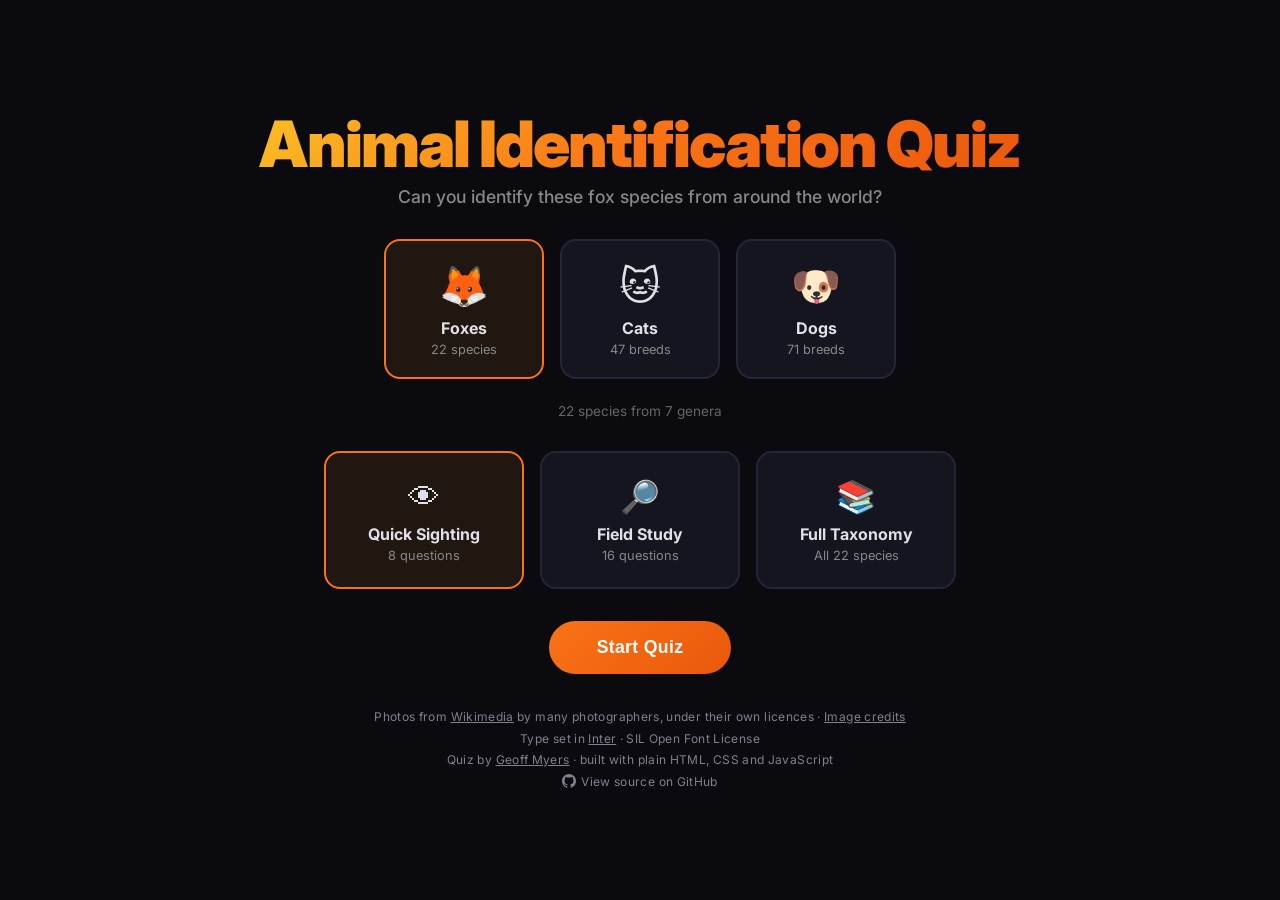
<file: index.html>
<!DOCTYPE html>
<html lang="en">
<head>
<meta charset="UTF-8">
<meta name="viewport" content="width=device-width, initial-scale=1.0">
<link rel="icon" href="favicon.svg" type="image/svg+xml">
<title>Animal Identification Quiz</title>
<link href="https://fonts.googleapis.com/css2?family=Inter:wght@400;500;600;700;800;900&display=swap" rel="stylesheet">
<link rel="stylesheet" href="styles.css">
</head>
<body>

<div id="loading-overlay">
  <div class="spinner"></div>
  <div style="color: #888; font-weight: 600;">Loading...</div>
</div>

<!-- START SCREEN -->
<div id="start-screen">
  <h1>Animal Identification Quiz</h1>
  <p class="subtitle" id="subtitle">Can you identify these animals from around the world?</p>

  <div class="category-cards">
    <div class="category-card selected" data-category="foxes" role="button" tabindex="0" aria-pressed="true">
      <div class="category-icon" aria-hidden="true">&#129418;</div>
      <div class="category-name">Foxes</div>
      <div class="category-count" id="cat-count-foxes">22 species</div>
    </div>
    <div class="category-card" data-category="cats" role="button" tabindex="0" aria-pressed="false">
      <div class="category-icon" aria-hidden="true">&#128049;</div>
      <div class="category-name">Cats</div>
      <div class="category-count" id="cat-count-cats">47 breeds</div>
    </div>
    <div class="category-card" data-category="dogs" role="button" tabindex="0" aria-pressed="false">
      <div class="category-icon" aria-hidden="true">&#128054;</div>
      <div class="category-name">Dogs</div>
      <div class="category-count" id="cat-count-dogs">71 breeds</div>
    </div>
  </div>

  <p class="species-count" id="species-count"></p>

  <div class="mode-cards">
    <div class="mode-card selected" data-mode="8" role="button" tabindex="0" aria-pressed="true">
      <div class="mode-icon" aria-hidden="true">&#128065;</div>
      <div class="mode-name">Quick Sighting</div>
      <div class="mode-desc">8 questions</div>
    </div>
    <div class="mode-card" data-mode="16" role="button" tabindex="0" aria-pressed="false">
      <div class="mode-icon" aria-hidden="true">&#128270;</div>
      <div class="mode-name">Field Study</div>
      <div class="mode-desc">16 questions</div>
    </div>
    <div class="mode-card" data-mode="0" role="button" tabindex="0" aria-pressed="false">
      <div class="mode-icon" aria-hidden="true">&#128218;</div>
      <div class="mode-name">Full Taxonomy</div>
      <div class="mode-desc" id="full-tax-desc">All species</div>
    </div>
  </div>

  <button class="start-btn" id="start-btn">Start Quiz</button>

  <div class="footer-credits">
    Photos from <a href="https://commons.wikimedia.org/" target="_blank" rel="noopener">Wikimedia</a> by many photographers, under their own licences &middot; <a href="credits.html">Image credits</a><br>
    Type set in <a href="https://fonts.google.com/specimen/Inter" target="_blank" rel="noopener">Inter</a> &middot; SIL Open Font License<br>
    Quiz by <a href="https://www.geoffmyers.com" target="_blank">Geoff Myers</a> &middot; built with plain HTML, CSS and JavaScript<br>
    <a class="gh-link" href="https://github.com/geoffmyers/animal-quiz" target="_blank" rel="noopener noreferrer">
      <svg viewBox="0 0 16 16" width="14" height="14" aria-hidden="true" focusable="false" fill="currentColor"><path d="M8 0c4.42 0 8 3.58 8 8a8.013 8.013 0 0 1-5.45 7.59c-.4.08-.55-.17-.55-.38 0-.27.01-1.13.01-2.2 0-.75-.25-1.23-.54-1.48 1.78-.2 3.65-.88 3.65-3.95 0-.88-.31-1.59-.82-2.15.08-.2.36-1.02-.08-2.12 0 0-.67-.22-2.2.82-.64-.18-1.32-.27-2-.27-.68 0-1.36.09-2 .27-1.53-1.03-2.2-.82-2.2-.82-.44 1.1-.16 1.92-.08 2.12-.51.56-.82 1.28-.82 2.15 0 3.06 1.86 3.75 3.64 3.95-.23.2-.44.55-.51 1.07-.46.21-1.61.55-2.33-.66-.15-.24-.6-.83-1.23-.82-.67.01-.27.38.01.53.34.19.73.9.82 1.13.16.45.68 1.31 2.69.94 0 .67.01 1.3.01 1.49 0 .21-.15.45-.55.38A7.995 7.995 0 0 1 0 8c0-4.42 3.58-8 8-8Z"></path></svg>
      <span>View source on GitHub</span>
    </a>
  </div>
</div>

<!-- QUIZ SCREEN -->
<div id="quiz-screen">
  <div class="top-bar">
    <div class="score-display" aria-live="polite">
      <span class="correct" id="score-correct">0</span>
      <span class="wrong" id="score-wrong">0</span>
      <span class="streak" id="score-streak">&#128293; 0</span>
    </div>
    <div class="progress-text" id="progress-text" aria-live="polite">1 / 8</div>
    <button class="quit-btn" id="quit-btn">Quit</button>
  </div>

  <div class="quiz-body">
    <div class="timer-bar-track" id="timer-track">
      <div class="timer-bar-fill" id="timer-fill"></div>
    </div>

    <div class="image-container">
      <div class="image-placeholder" id="img-placeholder">Loading...</div>
      <img id="quiz-image" class="loading" alt="Mystery animal" />
    </div>

    <div class="question-label" id="question-label">What species of fox is this?</div>

    <div class="choices" id="choices"></div>

    <div class="feedback" id="feedback" aria-live="polite" aria-atomic="true"></div>
    <div class="feedback-detail" id="feedback-detail" aria-live="polite"></div>

    <div class="next-container" id="next-container"></div>

    <div class="keyboard-hint">
      <kbd>1</kbd><kbd>2</kbd><kbd>3</kbd><kbd>4</kbd> to answer &middot;
      <kbd>Enter</kbd> or <kbd>Space</kbd> for next
    </div>
  </div>
</div>

<!-- RESULTS SCREEN -->
<div id="results-screen">
  <div class="results-card">
    <h2 id="results-title">Well done!</h2>
    <p class="result-subtitle" id="results-subtitle"></p>
    <div class="big-score" id="results-percent">0%</div>
    <div class="big-score-label">accuracy</div>
    <div class="stats-row">
      <div class="stat-item green">
        <div class="stat-value" id="results-correct">0</div>
        <div class="stat-label">Correct</div>
      </div>
      <div class="stat-item red">
        <div class="stat-value" id="results-wrong">0</div>
        <div class="stat-label">Wrong</div>
      </div>
      <div class="stat-item gold">
        <div class="stat-value" id="results-streak">0</div>
        <div class="stat-label">Best Streak</div>
      </div>
    </div>
    <div class="results-actions">
      <button class="play-again" id="play-again-btn">Play Again</button>
      <button class="back-btn" id="back-btn">Back to Menu</button>
    </div>
  </div>
</div>

<script src="quiz.js"></script>

</body>
</html>
</file>
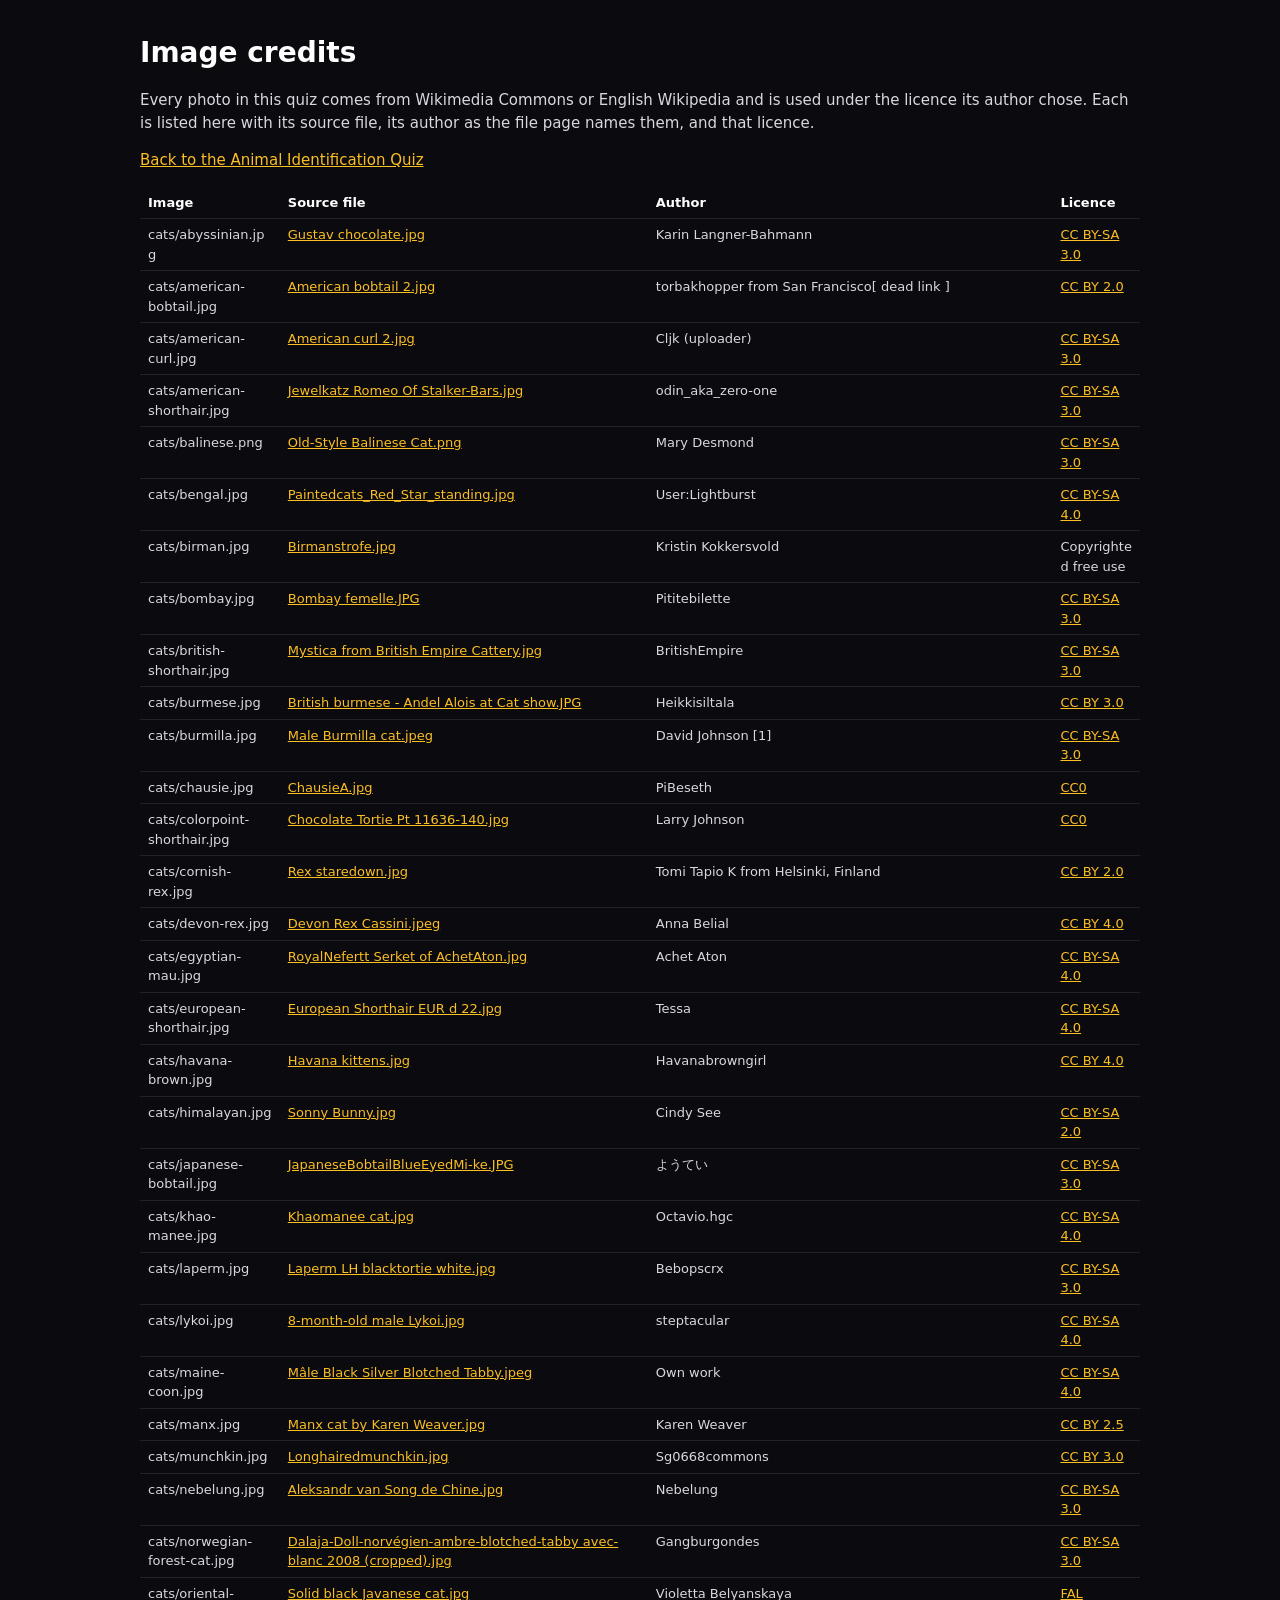
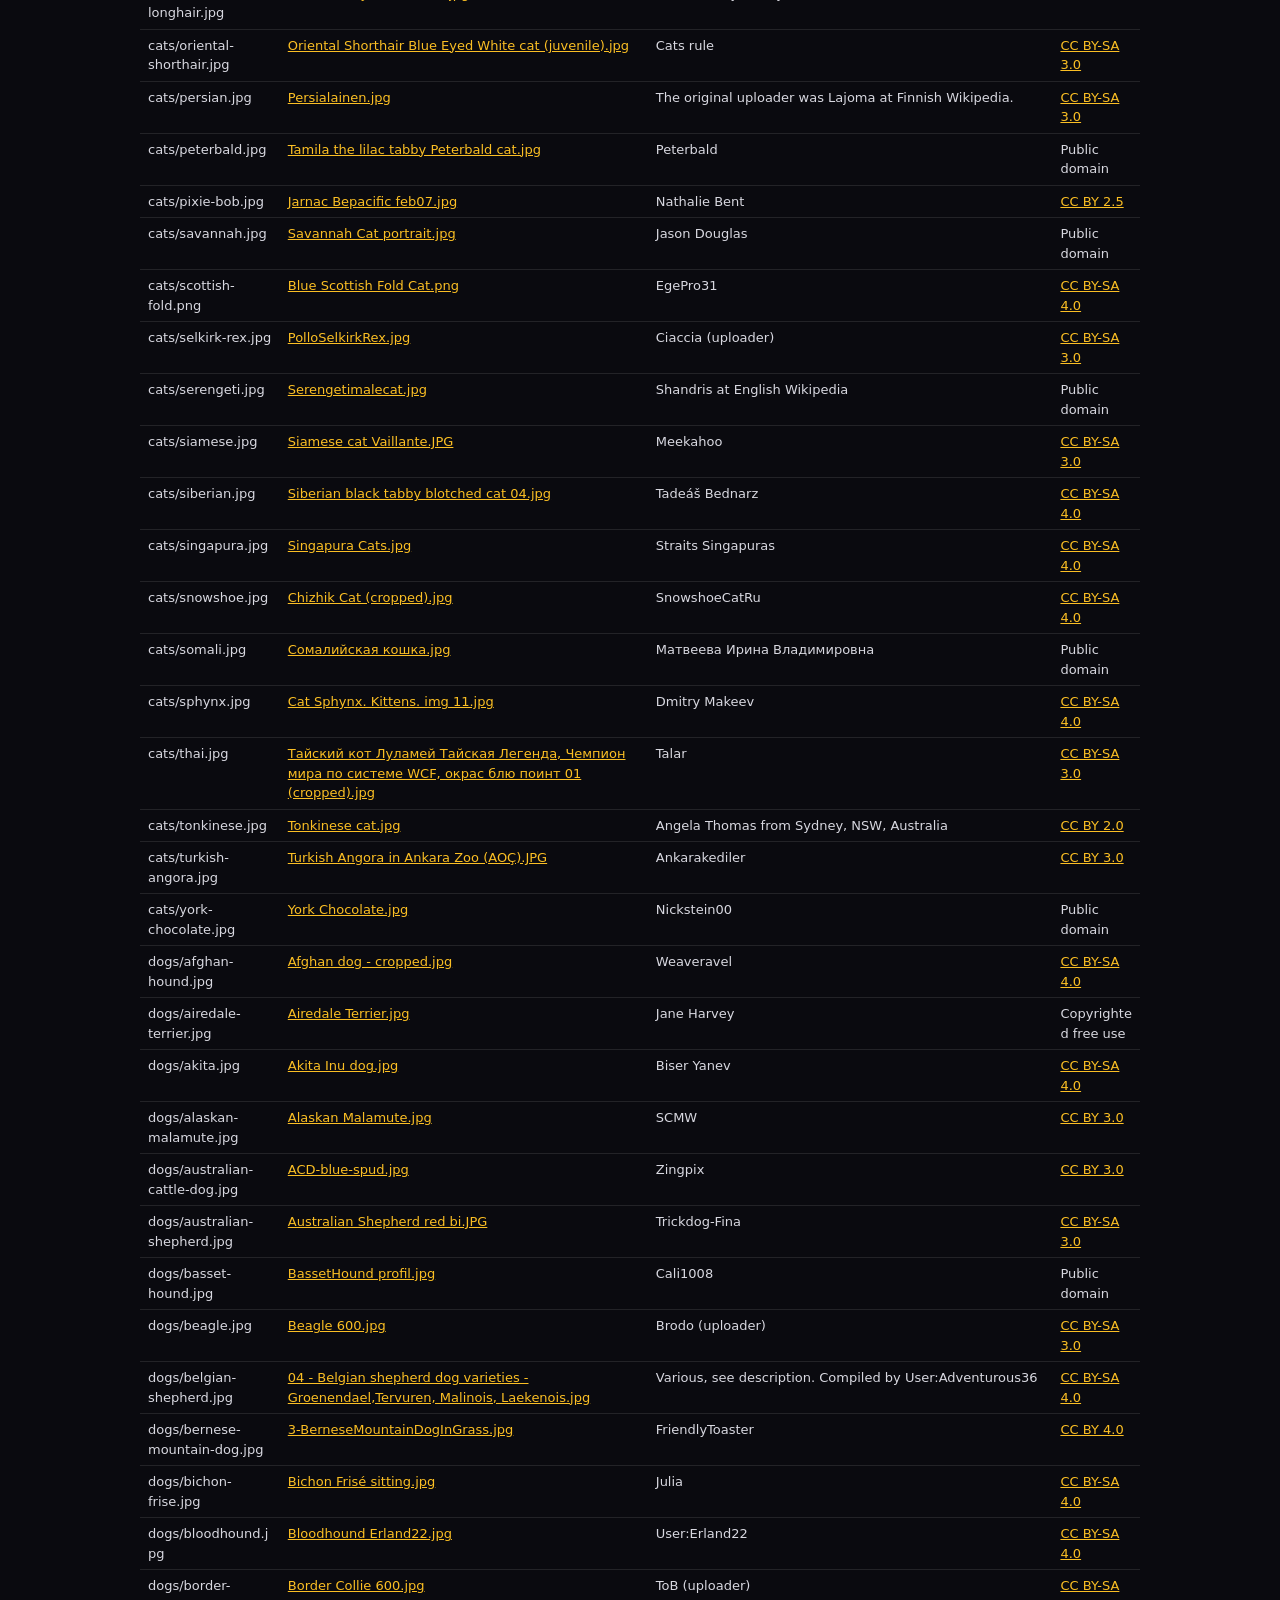
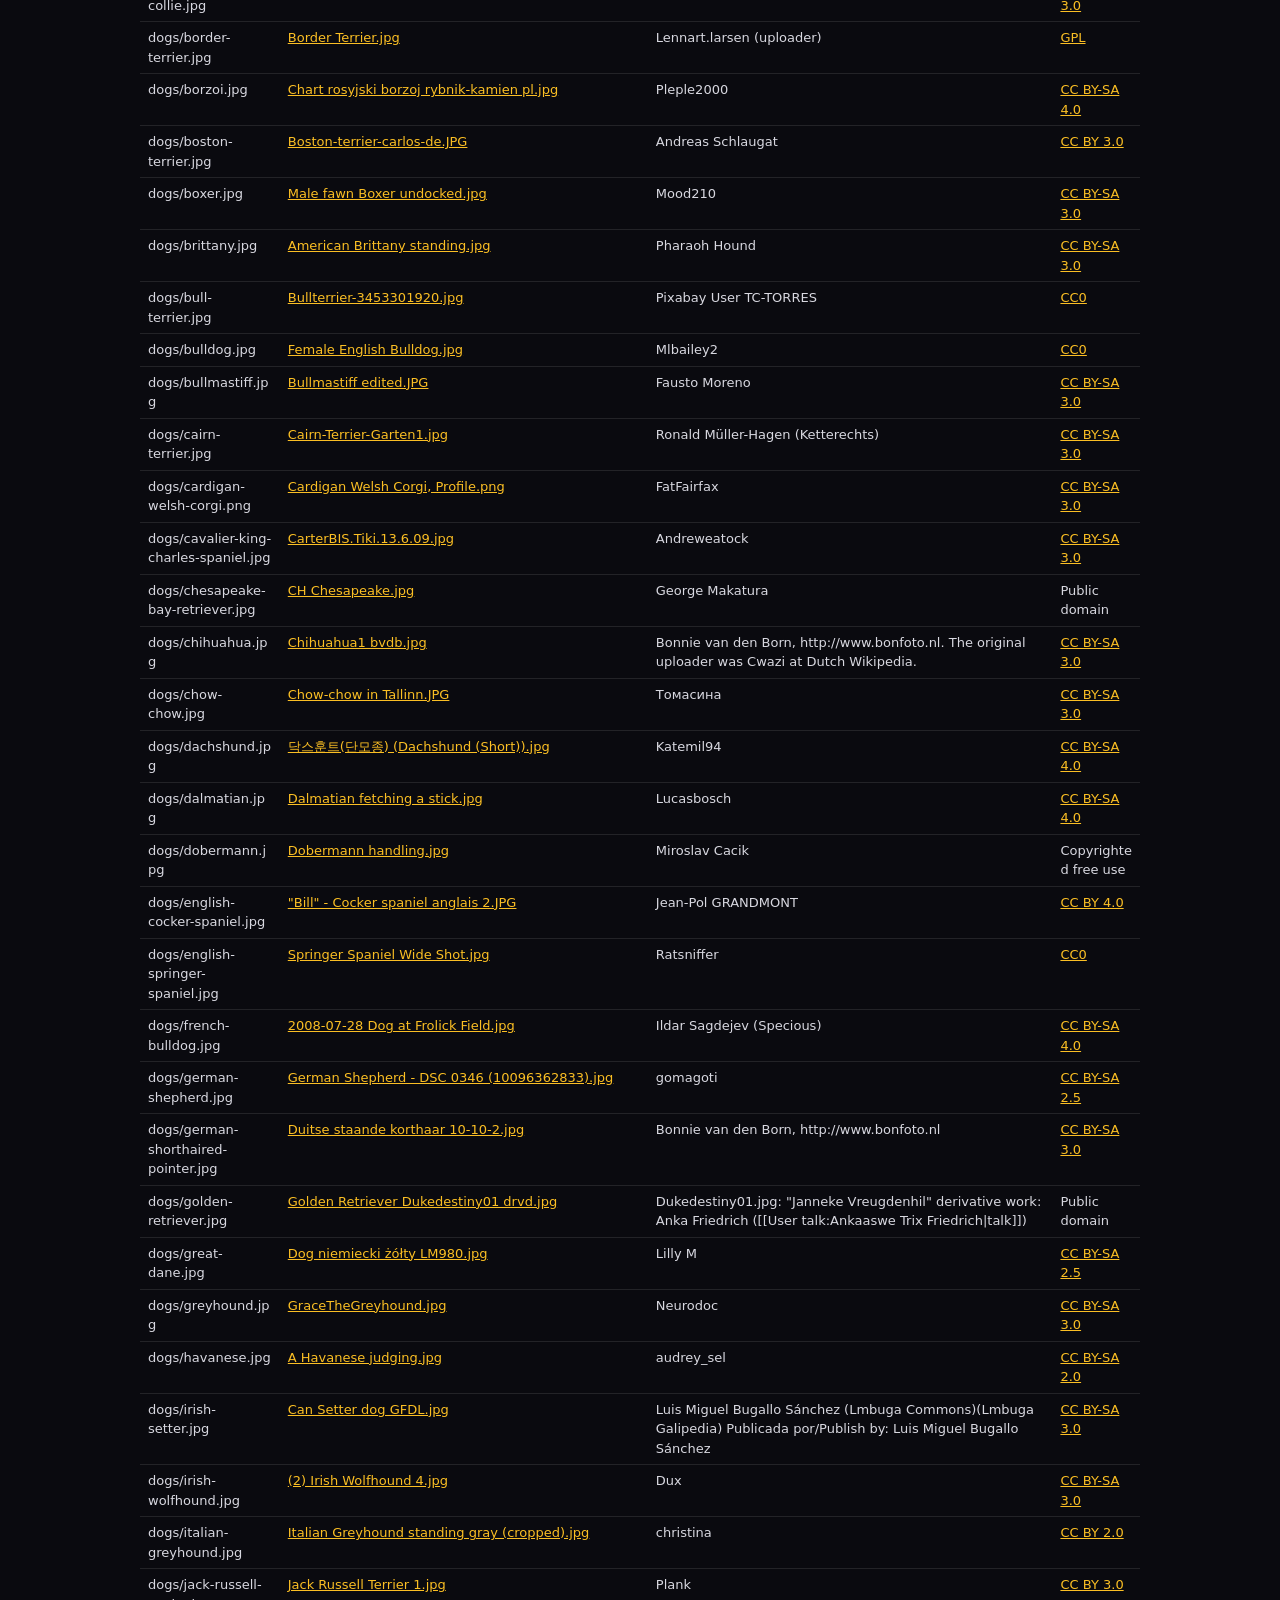
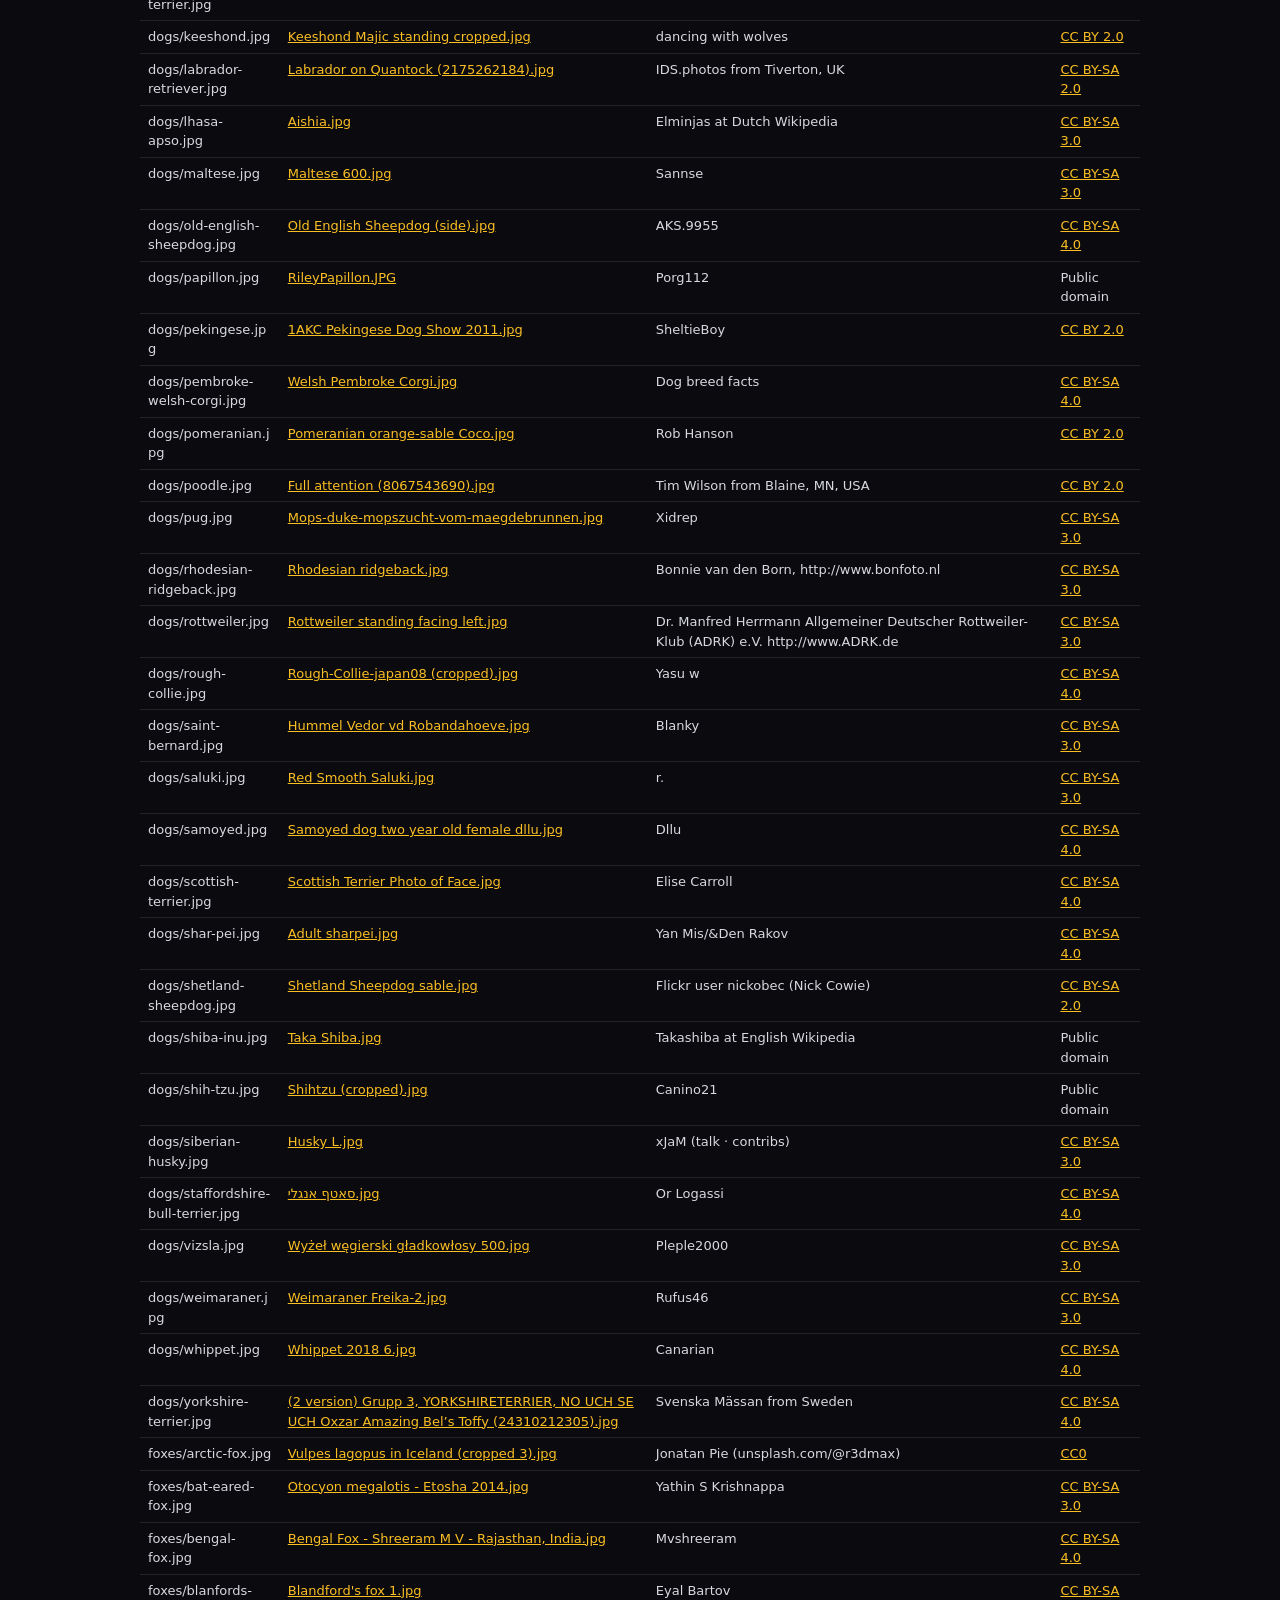
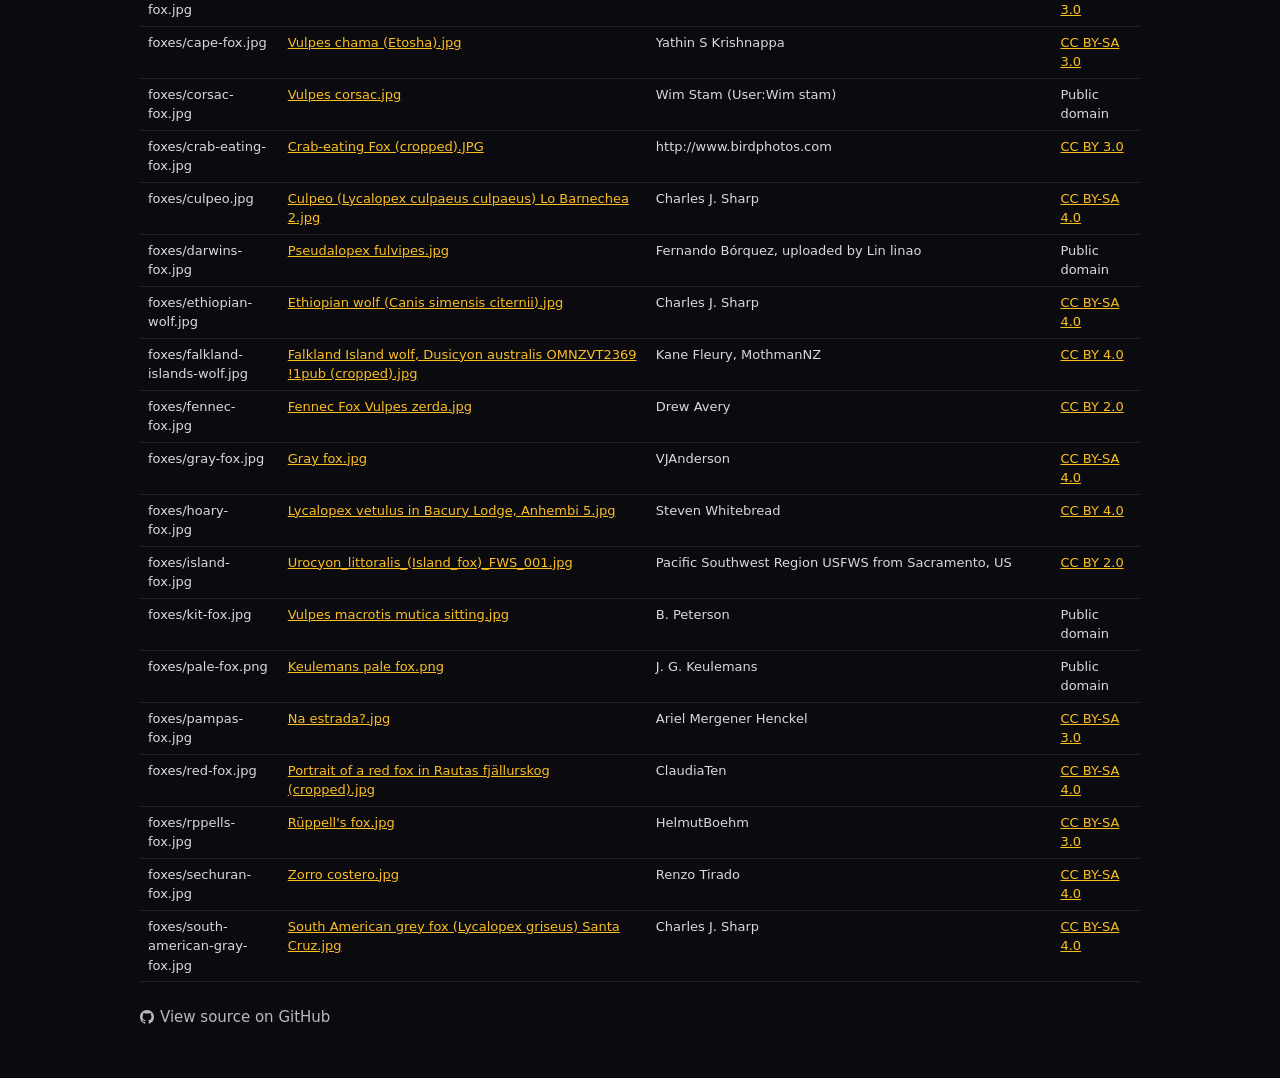
<file: credits.html>
<!DOCTYPE html>
<html lang="en">
<head>
<meta charset="UTF-8">
<meta name="viewport" content="width=device-width, initial-scale=1.0">
<title>Image credits · Animal Identification Quiz</title>
<style>
  body { margin: 0; padding: 32px 16px; background: #0a0a0f; color: #d8d8e0;
         font: 15px/1.5 system-ui, -apple-system, sans-serif; }
  main { max-width: 1000px; margin: 0 auto; }
  h1 { font-size: 28px; margin: 0 0 12px; color: #fff; }
  a { color: #fbbf24; }
  .table { overflow-x: auto; }
  table { border-collapse: collapse; width: 100%; font-size: 13px; }
  th, td { text-align: left; padding: 6px 8px; border-bottom: 1px solid rgba(255,255,255,0.1);
           vertical-align: top; overflow-wrap: anywhere; }
  th { color: #fff; }
  .gh-link { display: inline-flex; align-items: center; gap: 6px; color: rgba(216,216,224,0.85); text-decoration: none; }
  .gh-link:hover { color: #fff; }
  .gh-link svg { flex-shrink: 0; }
</style>
</head>
<body>
<main>
<h1>Image credits</h1>
<p>Every photo in this quiz comes from Wikimedia Commons or English Wikipedia and is used under the licence its author chose. Each is listed here with its source file, its author as the file page names them, and that licence.</p>
<p><a href="./">Back to the Animal Identification Quiz</a></p>
<div class="table"><table>
<thead><tr><th>Image</th><th>Source file</th><th>Author</th><th>Licence</th></tr></thead>
<tbody>
<tr><td>cats/abyssinian.jpg</td><td><a href="https://commons.wikimedia.org/wiki/File:Gustav_chocolate.jpg">Gustav chocolate.jpg</a></td><td>Karin Langner-Bahmann</td><td><a href="http://creativecommons.org/licenses/by-sa/3.0/">CC BY-SA 3.0</a></td></tr>
<tr><td>cats/american-bobtail.jpg</td><td><a href="https://commons.wikimedia.org/wiki/File:American_bobtail_2.jpg">American bobtail 2.jpg</a></td><td>torbakhopper from San Francisco[ dead link ]</td><td><a href="https://creativecommons.org/licenses/by/2.0">CC BY 2.0</a></td></tr>
<tr><td>cats/american-curl.jpg</td><td><a href="https://commons.wikimedia.org/wiki/File:American_curl_2.jpg">American curl 2.jpg</a></td><td>Cljk (uploader)</td><td><a href="http://creativecommons.org/licenses/by-sa/3.0/">CC BY-SA 3.0</a></td></tr>
<tr><td>cats/american-shorthair.jpg</td><td><a href="https://commons.wikimedia.org/wiki/File:Jewelkatz_Romeo_Of_Stalker-Bars.jpg">Jewelkatz Romeo Of Stalker-Bars.jpg</a></td><td>odin_aka_zero-one</td><td><a href="https://creativecommons.org/licenses/by-sa/3.0">CC BY-SA 3.0</a></td></tr>
<tr><td>cats/balinese.png</td><td><a href="https://commons.wikimedia.org/wiki/File:Old-Style_Balinese_Cat.png">Old-Style Balinese Cat.png</a></td><td>Mary Desmond</td><td><a href="https://creativecommons.org/licenses/by-sa/3.0">CC BY-SA 3.0</a></td></tr>
<tr><td>cats/bengal.jpg</td><td><a href="https://commons.wikimedia.org/wiki/File:Paintedcats_Red_Star_standing.jpg">Paintedcats_Red_Star_standing.jpg</a></td><td>User:Lightburst</td><td><a href="https://creativecommons.org/licenses/by-sa/4.0">CC BY-SA 4.0</a></td></tr>
<tr><td>cats/birman.jpg</td><td><a href="https://commons.wikimedia.org/wiki/File:Birmanstrofe.jpg">Birmanstrofe.jpg</a></td><td>Kristin Kokkersvold</td><td>Copyrighted free use</td></tr>
<tr><td>cats/bombay.jpg</td><td><a href="https://commons.wikimedia.org/wiki/File:Bombay_femelle.JPG">Bombay femelle.JPG</a></td><td>Pititebilette</td><td><a href="https://creativecommons.org/licenses/by-sa/3.0">CC BY-SA 3.0</a></td></tr>
<tr><td>cats/british-shorthair.jpg</td><td><a href="https://commons.wikimedia.org/wiki/File:Mystica_from_British_Empire_Cattery.jpg">Mystica from British Empire Cattery.jpg</a></td><td>BritishEmpire</td><td><a href="https://creativecommons.org/licenses/by-sa/3.0">CC BY-SA 3.0</a></td></tr>
<tr><td>cats/burmese.jpg</td><td><a href="https://commons.wikimedia.org/wiki/File:British_burmese_-_Andel_Alois_at_Cat_show.JPG">British burmese - Andel Alois at Cat show.JPG</a></td><td>Heikkisiltala</td><td><a href="https://creativecommons.org/licenses/by/3.0">CC BY 3.0</a></td></tr>
<tr><td>cats/burmilla.jpg</td><td><a href="https://commons.wikimedia.org/wiki/File:Male_Burmilla_cat.jpeg">Male Burmilla cat.jpeg</a></td><td>David Johnson [1]</td><td><a href="http://creativecommons.org/licenses/by-sa/3.0/">CC BY-SA 3.0</a></td></tr>
<tr><td>cats/chausie.jpg</td><td><a href="https://commons.wikimedia.org/wiki/File:ChausieA.jpg">ChausieA.jpg</a></td><td>PiBeseth</td><td><a href="http://creativecommons.org/publicdomain/zero/1.0/deed.en">CC0</a></td></tr>
<tr><td>cats/colorpoint-shorthair.jpg</td><td><a href="https://commons.wikimedia.org/wiki/File:Chocolate_Tortie_Pt_11636-140.jpg">Chocolate Tortie Pt 11636-140.jpg</a></td><td>Larry Johnson</td><td><a href="http://creativecommons.org/publicdomain/zero/1.0/deed.en">CC0</a></td></tr>
<tr><td>cats/cornish-rex.jpg</td><td><a href="https://commons.wikimedia.org/wiki/File:Rex_staredown.jpg">Rex staredown.jpg</a></td><td>Tomi Tapio K from Helsinki, Finland</td><td><a href="https://creativecommons.org/licenses/by/2.0">CC BY 2.0</a></td></tr>
<tr><td>cats/devon-rex.jpg</td><td><a href="https://commons.wikimedia.org/wiki/File:Devon_Rex_Cassini.jpeg">Devon Rex Cassini.jpeg</a></td><td>Anna Belial</td><td><a href="https://creativecommons.org/licenses/by/4.0">CC BY 4.0</a></td></tr>
<tr><td>cats/egyptian-mau.jpg</td><td><a href="https://commons.wikimedia.org/wiki/File:RoyalNefertt_Serket_of_AchetAton.jpg">RoyalNefertt Serket of AchetAton.jpg</a></td><td>Achet Aton</td><td><a href="https://creativecommons.org/licenses/by-sa/4.0">CC BY-SA 4.0</a></td></tr>
<tr><td>cats/european-shorthair.jpg</td><td><a href="https://commons.wikimedia.org/wiki/File:European_Shorthair_EUR_d_22.jpg">European Shorthair EUR d 22.jpg</a></td><td>Tessa</td><td><a href="https://creativecommons.org/licenses/by-sa/4.0">CC BY-SA 4.0</a></td></tr>
<tr><td>cats/havana-brown.jpg</td><td><a href="https://commons.wikimedia.org/wiki/File:Havana_kittens.jpg">Havana kittens.jpg</a></td><td>Havanabrowngirl</td><td><a href="https://creativecommons.org/licenses/by/4.0">CC BY 4.0</a></td></tr>
<tr><td>cats/himalayan.jpg</td><td><a href="https://commons.wikimedia.org/wiki/File:Sonny_Bunny.jpg">Sonny Bunny.jpg</a></td><td>Cindy See</td><td><a href="https://creativecommons.org/licenses/by-sa/2.0">CC BY-SA 2.0</a></td></tr>
<tr><td>cats/japanese-bobtail.jpg</td><td><a href="https://commons.wikimedia.org/wiki/File:JapaneseBobtailBlueEyedMi-ke.JPG">JapaneseBobtailBlueEyedMi-ke.JPG</a></td><td>ようてい</td><td><a href="http://creativecommons.org/licenses/by-sa/3.0/">CC BY-SA 3.0</a></td></tr>
<tr><td>cats/khao-manee.jpg</td><td><a href="https://commons.wikimedia.org/wiki/File:Khaomanee_cat.jpg">Khaomanee cat.jpg</a></td><td>Octavio.hgc</td><td><a href="https://creativecommons.org/licenses/by-sa/4.0">CC BY-SA 4.0</a></td></tr>
<tr><td>cats/laperm.jpg</td><td><a href="https://commons.wikimedia.org/wiki/File:Laperm_LH_blacktortie_white.jpg">Laperm LH blacktortie white.jpg</a></td><td>Bebopscrx</td><td><a href="https://creativecommons.org/licenses/by-sa/3.0">CC BY-SA 3.0</a></td></tr>
<tr><td>cats/lykoi.jpg</td><td><a href="https://commons.wikimedia.org/wiki/File:8-month-old_male_Lykoi.jpg">8-month-old male Lykoi.jpg</a></td><td>steptacular</td><td><a href="https://creativecommons.org/licenses/by-sa/4.0">CC BY-SA 4.0</a></td></tr>
<tr><td>cats/maine-coon.jpg</td><td><a href="https://commons.wikimedia.org/wiki/File:M%C3%A2le_Black_Silver_Blotched_Tabby.jpeg">Mâle Black Silver Blotched Tabby.jpeg</a></td><td>Own work</td><td><a href="https://creativecommons.org/licenses/by-sa/4.0">CC BY-SA 4.0</a></td></tr>
<tr><td>cats/manx.jpg</td><td><a href="https://commons.wikimedia.org/wiki/File:Manx_cat_by_Karen_Weaver.jpg">Manx cat by Karen Weaver.jpg</a></td><td>Karen Weaver</td><td><a href="https://creativecommons.org/licenses/by/2.5">CC BY 2.5</a></td></tr>
<tr><td>cats/munchkin.jpg</td><td><a href="https://commons.wikimedia.org/wiki/File:Longhairedmunchkin.jpg">Longhairedmunchkin.jpg</a></td><td>Sg0668commons</td><td><a href="https://creativecommons.org/licenses/by/3.0">CC BY 3.0</a></td></tr>
<tr><td>cats/nebelung.jpg</td><td><a href="https://commons.wikimedia.org/wiki/File:Aleksandr_van_Song_de_Chine.jpg">Aleksandr van Song de Chine.jpg</a></td><td>Nebelung</td><td><a href="https://creativecommons.org/licenses/by-sa/3.0">CC BY-SA 3.0</a></td></tr>
<tr><td>cats/norwegian-forest-cat.jpg</td><td><a href="https://commons.wikimedia.org/wiki/File:Dalaja-Doll-norv%C3%A9gien-ambre-blotched-tabby_avec-blanc_2008_(cropped).jpg">Dalaja-Doll-norvégien-ambre-blotched-tabby avec-blanc 2008 (cropped).jpg</a></td><td>Gangburgondes</td><td><a href="https://creativecommons.org/licenses/by-sa/3.0">CC BY-SA 3.0</a></td></tr>
<tr><td>cats/oriental-longhair.jpg</td><td><a href="https://commons.wikimedia.org/wiki/File:Solid_black_Javanese_cat.jpg">Solid black Javanese cat.jpg</a></td><td>Violetta Belyanskaya</td><td><a href="http://artlibre.org/licence/lal/en">FAL</a></td></tr>
<tr><td>cats/oriental-shorthair.jpg</td><td><a href="https://commons.wikimedia.org/wiki/File:Oriental_Shorthair_Blue_Eyed_White_cat_(juvenile).jpg">Oriental Shorthair Blue Eyed White cat (juvenile).jpg</a></td><td>Cats rule</td><td><a href="http://creativecommons.org/licenses/by-sa/3.0/">CC BY-SA 3.0</a></td></tr>
<tr><td>cats/persian.jpg</td><td><a href="https://commons.wikimedia.org/wiki/File:Persialainen.jpg">Persialainen.jpg</a></td><td>The original uploader was Lajoma at Finnish Wikipedia.</td><td><a href="http://creativecommons.org/licenses/by-sa/3.0/">CC BY-SA 3.0</a></td></tr>
<tr><td>cats/peterbald.jpg</td><td><a href="https://commons.wikimedia.org/wiki/File:Tamila_the_lilac_tabby_Peterbald_cat.jpg">Tamila the lilac tabby Peterbald cat.jpg</a></td><td>Peterbald</td><td>Public domain</td></tr>
<tr><td>cats/pixie-bob.jpg</td><td><a href="https://commons.wikimedia.org/wiki/File:Jarnac_Bepacific_feb07.jpg">Jarnac Bepacific feb07.jpg</a></td><td>Nathalie Bent</td><td><a href="https://creativecommons.org/licenses/by/2.5">CC BY 2.5</a></td></tr>
<tr><td>cats/savannah.jpg</td><td><a href="https://commons.wikimedia.org/wiki/File:Savannah_Cat_portrait.jpg">Savannah Cat portrait.jpg</a></td><td>Jason Douglas</td><td>Public domain</td></tr>
<tr><td>cats/scottish-fold.png</td><td><a href="https://commons.wikimedia.org/wiki/File:Blue_Scottish_Fold_Cat.png">Blue Scottish Fold Cat.png</a></td><td>EgePro31</td><td><a href="https://creativecommons.org/licenses/by-sa/4.0">CC BY-SA 4.0</a></td></tr>
<tr><td>cats/selkirk-rex.jpg</td><td><a href="https://en.wikipedia.org/wiki/File:PolloSelkirkRex.jpg">PolloSelkirkRex.jpg</a></td><td>Ciaccia (uploader)</td><td><a href="https://creativecommons.org/licenses/by-sa/3.0/">CC BY-SA 3.0</a></td></tr>
<tr><td>cats/serengeti.jpg</td><td><a href="https://commons.wikimedia.org/wiki/File:Serengetimalecat.jpg">Serengetimalecat.jpg</a></td><td>Shandris at English Wikipedia</td><td>Public domain</td></tr>
<tr><td>cats/siamese.jpg</td><td><a href="https://commons.wikimedia.org/wiki/File:Siamese_cat_Vaillante.JPG">Siamese cat Vaillante.JPG</a></td><td>Meekahoo</td><td><a href="https://creativecommons.org/licenses/by-sa/3.0">CC BY-SA 3.0</a></td></tr>
<tr><td>cats/siberian.jpg</td><td><a href="https://commons.wikimedia.org/wiki/File:Siberian_black_tabby_blotched_cat_04.jpg">Siberian black tabby blotched cat 04.jpg</a></td><td>Tadeáš Bednarz</td><td><a href="https://creativecommons.org/licenses/by-sa/4.0">CC BY-SA 4.0</a></td></tr>
<tr><td>cats/singapura.jpg</td><td><a href="https://commons.wikimedia.org/wiki/File:Singapura_Cats.jpg">Singapura Cats.jpg</a></td><td>Straits Singapuras</td><td><a href="https://creativecommons.org/licenses/by-sa/4.0">CC BY-SA 4.0</a></td></tr>
<tr><td>cats/snowshoe.jpg</td><td><a href="https://commons.wikimedia.org/wiki/File:Chizhik_Cat_(cropped).jpg">Chizhik Cat (cropped).jpg</a></td><td>SnowshoeCatRu</td><td><a href="https://creativecommons.org/licenses/by-sa/4.0">CC BY-SA 4.0</a></td></tr>
<tr><td>cats/somali.jpg</td><td><a href="https://commons.wikimedia.org/wiki/File:%D0%A1%D0%BE%D0%BC%D0%B0%D0%BB%D0%B8%D0%B9%D1%81%D0%BA%D0%B0%D1%8F_%D0%BA%D0%BE%D1%88%D0%BA%D0%B0.jpg">Сомалийская кошка.jpg</a></td><td>Матвеева Ирина Владимировна</td><td>Public domain</td></tr>
<tr><td>cats/sphynx.jpg</td><td><a href="https://commons.wikimedia.org/wiki/File:Cat_Sphynx._Kittens._img_11.jpg">Cat Sphynx. Kittens. img 11.jpg</a></td><td>Dmitry Makeev</td><td><a href="https://creativecommons.org/licenses/by-sa/4.0">CC BY-SA 4.0</a></td></tr>
<tr><td>cats/thai.jpg</td><td><a href="https://commons.wikimedia.org/wiki/File:%D0%A2%D0%B0%D0%B9%D1%81%D0%BA%D0%B8%D0%B9_%D0%BA%D0%BE%D1%82_%D0%9B%D1%83%D0%BB%D0%B0%D0%BC%D0%B5%D0%B9_%D0%A2%D0%B0%D0%B9%D1%81%D0%BA%D0%B0%D1%8F_%D0%9B%D0%B5%D0%B3%D0%B5%D0%BD%D0%B4%D0%B0,_%D0%A7%D0%B5%D0%BC%D0%BF%D0%B8%D0%BE%D0%BD_%D0%BC%D0%B8%D1%80%D0%B0_%D0%BF%D0%BE_%D1%81%D0%B8%D1%81%D1%82%D0%B5%D0%BC%D0%B5_WCF,_%D0%BE%D0%BA%D1%80%D0%B0%D1%81_%D0%B1%D0%BB%D1%8E_%D0%BF%D0%BE%D0%B8%D0%BD%D1%82_01_(cropped).jpg">Тайский кот Луламей Тайская Легенда, Чемпион мира по системе WCF, окрас блю поинт 01 (cropped).jpg</a></td><td>Talar</td><td><a href="https://creativecommons.org/licenses/by-sa/3.0">CC BY-SA 3.0</a></td></tr>
<tr><td>cats/tonkinese.jpg</td><td><a href="https://commons.wikimedia.org/wiki/File:Tonkinese_cat.jpg">Tonkinese cat.jpg</a></td><td>Angela Thomas from Sydney, NSW, Australia</td><td><a href="https://creativecommons.org/licenses/by/2.0">CC BY 2.0</a></td></tr>
<tr><td>cats/turkish-angora.jpg</td><td><a href="https://commons.wikimedia.org/wiki/File:Turkish_Angora_in_Ankara_Zoo_(AO%C3%87).JPG">Turkish Angora in Ankara Zoo (AOÇ).JPG</a></td><td>Ankarakediler</td><td><a href="https://creativecommons.org/licenses/by/3.0">CC BY 3.0</a></td></tr>
<tr><td>cats/york-chocolate.jpg</td><td><a href="https://commons.wikimedia.org/wiki/File:York_Chocolate.jpg">York Chocolate.jpg</a></td><td>Nickstein00</td><td>Public domain</td></tr>
<tr><td>dogs/afghan-hound.jpg</td><td><a href="https://commons.wikimedia.org/wiki/File:Afghan_dog_-_cropped.jpg">Afghan dog - cropped.jpg</a></td><td>Weaveravel</td><td><a href="https://creativecommons.org/licenses/by-sa/4.0">CC BY-SA 4.0</a></td></tr>
<tr><td>dogs/airedale-terrier.jpg</td><td><a href="https://commons.wikimedia.org/wiki/File:Airedale_Terrier.jpg">Airedale Terrier.jpg</a></td><td>Jane Harvey</td><td>Copyrighted free use</td></tr>
<tr><td>dogs/akita.jpg</td><td><a href="https://commons.wikimedia.org/wiki/File:Akita_Inu_dog.jpg">Akita Inu dog.jpg</a></td><td>Biser Yanev</td><td><a href="https://creativecommons.org/licenses/by-sa/4.0">CC BY-SA 4.0</a></td></tr>
<tr><td>dogs/alaskan-malamute.jpg</td><td><a href="https://commons.wikimedia.org/wiki/File:Alaskan_Malamute.jpg">Alaskan Malamute.jpg</a></td><td>SCMW</td><td><a href="https://creativecommons.org/licenses/by/3.0">CC BY 3.0</a></td></tr>
<tr><td>dogs/australian-cattle-dog.jpg</td><td><a href="https://commons.wikimedia.org/wiki/File:ACD-blue-spud.jpg">ACD-blue-spud.jpg</a></td><td>Zingpix</td><td><a href="https://creativecommons.org/licenses/by/3.0">CC BY 3.0</a></td></tr>
<tr><td>dogs/australian-shepherd.jpg</td><td><a href="https://commons.wikimedia.org/wiki/File:Australian_Shepherd_red_bi.JPG">Australian Shepherd red bi.JPG</a></td><td>Trickdog-Fina</td><td><a href="https://creativecommons.org/licenses/by-sa/3.0">CC BY-SA 3.0</a></td></tr>
<tr><td>dogs/basset-hound.jpg</td><td><a href="https://commons.wikimedia.org/wiki/File:BassetHound_profil.jpg">BassetHound profil.jpg</a></td><td>Cali1008</td><td>Public domain</td></tr>
<tr><td>dogs/beagle.jpg</td><td><a href="https://commons.wikimedia.org/wiki/File:Beagle_600.jpg">Beagle 600.jpg</a></td><td>Brodo (uploader)</td><td><a href="http://creativecommons.org/licenses/by-sa/3.0/">CC BY-SA 3.0</a></td></tr>
<tr><td>dogs/belgian-shepherd.jpg</td><td><a href="https://commons.wikimedia.org/wiki/File:04_-_Belgian_shepherd_dog_varieties_-_Groenendael,Tervuren,_Malinois,_Laekenois.jpg">04 - Belgian shepherd dog varieties - Groenendael,Tervuren, Malinois, Laekenois.jpg</a></td><td>Various, see description. Compiled by User:Adventurous36</td><td><a href="https://creativecommons.org/licenses/by-sa/4.0">CC BY-SA 4.0</a></td></tr>
<tr><td>dogs/bernese-mountain-dog.jpg</td><td><a href="https://commons.wikimedia.org/wiki/File:3-BerneseMountainDogInGrass.jpg">3-BerneseMountainDogInGrass.jpg</a></td><td>FriendlyToaster</td><td><a href="https://creativecommons.org/licenses/by/4.0">CC BY 4.0</a></td></tr>
<tr><td>dogs/bichon-frise.jpg</td><td><a href="https://commons.wikimedia.org/wiki/File:Bichon_Fris%C3%A9_sitting.jpg">Bichon Frisé sitting.jpg</a></td><td>Julia</td><td><a href="https://creativecommons.org/licenses/by-sa/4.0">CC BY-SA 4.0</a></td></tr>
<tr><td>dogs/bloodhound.jpg</td><td><a href="https://commons.wikimedia.org/wiki/File:Bloodhound_Erland22.jpg">Bloodhound Erland22.jpg</a></td><td>User:Erland22</td><td><a href="https://creativecommons.org/licenses/by-sa/4.0">CC BY-SA 4.0</a></td></tr>
<tr><td>dogs/border-collie.jpg</td><td><a href="https://commons.wikimedia.org/wiki/File:Border_Collie_600.jpg">Border Collie 600.jpg</a></td><td>ToB (uploader)</td><td><a href="http://creativecommons.org/licenses/by-sa/3.0/">CC BY-SA 3.0</a></td></tr>
<tr><td>dogs/border-terrier.jpg</td><td><a href="https://commons.wikimedia.org/wiki/File:Border_Terrier.jpg">Border Terrier.jpg</a></td><td>Lennart.larsen (uploader)</td><td><a href="http://www.gnu.org/licenses/gpl.html">GPL</a></td></tr>
<tr><td>dogs/borzoi.jpg</td><td><a href="https://commons.wikimedia.org/wiki/File:Chart_rosyjski_borzoj_rybnik-kamien_pl.jpg">Chart rosyjski borzoj rybnik-kamien pl.jpg</a></td><td>Pleple2000</td><td><a href="https://creativecommons.org/licenses/by-sa/4.0">CC BY-SA 4.0</a></td></tr>
<tr><td>dogs/boston-terrier.jpg</td><td><a href="https://commons.wikimedia.org/wiki/File:Boston-terrier-carlos-de.JPG">Boston-terrier-carlos-de.JPG</a></td><td>Andreas Schlaugat</td><td><a href="https://creativecommons.org/licenses/by/3.0">CC BY 3.0</a></td></tr>
<tr><td>dogs/boxer.jpg</td><td><a href="https://commons.wikimedia.org/wiki/File:Male_fawn_Boxer_undocked.jpg">Male fawn Boxer undocked.jpg</a></td><td>Mood210</td><td><a href="https://creativecommons.org/licenses/by-sa/3.0">CC BY-SA 3.0</a></td></tr>
<tr><td>dogs/brittany.jpg</td><td><a href="https://commons.wikimedia.org/wiki/File:American_Brittany_standing.jpg">American Brittany standing.jpg</a></td><td>Pharaoh Hound</td><td><a href="https://creativecommons.org/licenses/by-sa/3.0">CC BY-SA 3.0</a></td></tr>
<tr><td>dogs/bull-terrier.jpg</td><td><a href="https://commons.wikimedia.org/wiki/File:Bullterrier-3453301920.jpg">Bullterrier-3453301920.jpg</a></td><td>Pixabay User TC-TORRES</td><td><a href="http://creativecommons.org/publicdomain/zero/1.0/deed.en">CC0</a></td></tr>
<tr><td>dogs/bulldog.jpg</td><td><a href="https://commons.wikimedia.org/wiki/File:Female_English_Bulldog.jpg">Female English Bulldog.jpg</a></td><td>Mlbailey2</td><td><a href="http://creativecommons.org/publicdomain/zero/1.0/deed.en">CC0</a></td></tr>
<tr><td>dogs/bullmastiff.jpg</td><td><a href="https://commons.wikimedia.org/wiki/File:Bullmastiff_edited.JPG">Bullmastiff edited.JPG</a></td><td>Fausto Moreno</td><td><a href="http://creativecommons.org/licenses/by-sa/3.0/">CC BY-SA 3.0</a></td></tr>
<tr><td>dogs/cairn-terrier.jpg</td><td><a href="https://commons.wikimedia.org/wiki/File:Cairn-Terrier-Garten1.jpg">Cairn-Terrier-Garten1.jpg</a></td><td>Ronald Müller-Hagen (Ketterechts)</td><td><a href="http://creativecommons.org/licenses/by-sa/3.0/">CC BY-SA 3.0</a></td></tr>
<tr><td>dogs/cardigan-welsh-corgi.png</td><td><a href="https://commons.wikimedia.org/wiki/File:Cardigan_Welsh_Corgi,_Profile.png">Cardigan Welsh Corgi, Profile.png</a></td><td>FatFairfax</td><td><a href="https://creativecommons.org/licenses/by-sa/3.0">CC BY-SA 3.0</a></td></tr>
<tr><td>dogs/cavalier-king-charles-spaniel.jpg</td><td><a href="https://commons.wikimedia.org/wiki/File:CarterBIS.Tiki.13.6.09.jpg">CarterBIS.Tiki.13.6.09.jpg</a></td><td>Andreweatock</td><td><a href="https://creativecommons.org/licenses/by-sa/3.0">CC BY-SA 3.0</a></td></tr>
<tr><td>dogs/chesapeake-bay-retriever.jpg</td><td><a href="https://commons.wikimedia.org/wiki/File:CH_Chesapeake.jpg">CH Chesapeake.jpg</a></td><td>George Makatura</td><td>Public domain</td></tr>
<tr><td>dogs/chihuahua.jpg</td><td><a href="https://commons.wikimedia.org/wiki/File:Chihuahua1_bvdb.jpg">Chihuahua1 bvdb.jpg</a></td><td>Bonnie van den Born, http://www.bonfoto.nl. The original uploader was Cwazi at Dutch Wikipedia.</td><td><a href="http://creativecommons.org/licenses/by-sa/3.0/">CC BY-SA 3.0</a></td></tr>
<tr><td>dogs/chow-chow.jpg</td><td><a href="https://commons.wikimedia.org/wiki/File:Chow-chow_in_Tallinn.JPG">Chow-chow in Tallinn.JPG</a></td><td>Томасина</td><td><a href="https://creativecommons.org/licenses/by-sa/3.0">CC BY-SA 3.0</a></td></tr>
<tr><td>dogs/dachshund.jpg</td><td><a href="https://commons.wikimedia.org/wiki/File:%EB%8B%A5%EC%8A%A4%ED%9B%88%ED%8A%B8(%EB%8B%A8%EB%AA%A8%EC%A2%85)_(Dachshund_(Short)).jpg">닥스훈트(단모종) (Dachshund (Short)).jpg</a></td><td>Katemil94</td><td><a href="https://creativecommons.org/licenses/by-sa/4.0">CC BY-SA 4.0</a></td></tr>
<tr><td>dogs/dalmatian.jpg</td><td><a href="https://commons.wikimedia.org/wiki/File:Dalmatian_fetching_a_stick.jpg">Dalmatian fetching a stick.jpg</a></td><td>Lucasbosch</td><td><a href="https://creativecommons.org/licenses/by-sa/4.0">CC BY-SA 4.0</a></td></tr>
<tr><td>dogs/dobermann.jpg</td><td><a href="https://commons.wikimedia.org/wiki/File:Dobermann_handling.jpg">Dobermann handling.jpg</a></td><td>Miroslav Cacik</td><td>Copyrighted free use</td></tr>
<tr><td>dogs/english-cocker-spaniel.jpg</td><td><a href="https://commons.wikimedia.org/wiki/File:%22Bill%22_-_Cocker_spaniel_anglais_2.JPG">&quot;Bill&quot; - Cocker spaniel anglais 2.JPG</a></td><td>Jean-Pol GRANDMONT</td><td><a href="https://creativecommons.org/licenses/by/4.0">CC BY 4.0</a></td></tr>
<tr><td>dogs/english-springer-spaniel.jpg</td><td><a href="https://commons.wikimedia.org/wiki/File:Springer_Spaniel_Wide_Shot.jpg">Springer Spaniel Wide Shot.jpg</a></td><td>Ratsniffer</td><td><a href="http://creativecommons.org/publicdomain/zero/1.0/deed.en">CC0</a></td></tr>
<tr><td>dogs/french-bulldog.jpg</td><td><a href="https://commons.wikimedia.org/wiki/File:2008-07-28_Dog_at_Frolick_Field.jpg">2008-07-28 Dog at Frolick Field.jpg</a></td><td>Ildar Sagdejev (Specious)</td><td><a href="https://creativecommons.org/licenses/by-sa/4.0">CC BY-SA 4.0</a></td></tr>
<tr><td>dogs/german-shepherd.jpg</td><td><a href="https://commons.wikimedia.org/wiki/File:German_Shepherd_-_DSC_0346_(10096362833).jpg">German Shepherd - DSC 0346 (10096362833).jpg</a></td><td>gomagoti</td><td><a href="https://creativecommons.org/licenses/by-sa/2.5">CC BY-SA 2.5</a></td></tr>
<tr><td>dogs/german-shorthaired-pointer.jpg</td><td><a href="https://commons.wikimedia.org/wiki/File:Duitse_staande_korthaar_10-10-2.jpg">Duitse staande korthaar 10-10-2.jpg</a></td><td>Bonnie van den Born, http://www.bonfoto.nl</td><td><a href="http://creativecommons.org/licenses/by-sa/3.0/">CC BY-SA 3.0</a></td></tr>
<tr><td>dogs/golden-retriever.jpg</td><td><a href="https://commons.wikimedia.org/wiki/File:Golden_Retriever_Dukedestiny01_drvd.jpg">Golden Retriever Dukedestiny01 drvd.jpg</a></td><td>Dukedestiny01.jpg: &quot;Janneke Vreugdenhil&quot; derivative work: Anka Friedrich ([[User talk:Ankaaswe Trix Friedrich|talk]])</td><td>Public domain</td></tr>
<tr><td>dogs/great-dane.jpg</td><td><a href="https://commons.wikimedia.org/wiki/File:Dog_niemiecki_%C5%BC%C3%B3%C5%82ty_LM980.jpg">Dog niemiecki żółty LM980.jpg</a></td><td>Lilly M</td><td><a href="https://creativecommons.org/licenses/by-sa/2.5">CC BY-SA 2.5</a></td></tr>
<tr><td>dogs/greyhound.jpg</td><td><a href="https://commons.wikimedia.org/wiki/File:GraceTheGreyhound.jpg">GraceTheGreyhound.jpg</a></td><td>Neurodoc</td><td><a href="http://creativecommons.org/licenses/by-sa/3.0/">CC BY-SA 3.0</a></td></tr>
<tr><td>dogs/havanese.jpg</td><td><a href="https://commons.wikimedia.org/wiki/File:A_Havanese_judging.jpg">A Havanese judging.jpg</a></td><td>audrey_sel</td><td><a href="https://creativecommons.org/licenses/by-sa/2.0">CC BY-SA 2.0</a></td></tr>
<tr><td>dogs/irish-setter.jpg</td><td><a href="https://commons.wikimedia.org/wiki/File:Can_Setter_dog_GFDL.jpg">Can Setter dog GFDL.jpg</a></td><td>Luis Miguel Bugallo Sánchez (Lmbuga Commons)(Lmbuga Galipedia) Publicada por/Publish by: Luis Miguel Bugallo Sánchez</td><td><a href="http://creativecommons.org/licenses/by-sa/3.0/">CC BY-SA 3.0</a></td></tr>
<tr><td>dogs/irish-wolfhound.jpg</td><td><a href="https://commons.wikimedia.org/wiki/File:(2)_Irish_Wolfhound_4.jpg">(2) Irish Wolfhound 4.jpg</a></td><td>Dux</td><td><a href="https://creativecommons.org/licenses/by-sa/3.0">CC BY-SA 3.0</a></td></tr>
<tr><td>dogs/italian-greyhound.jpg</td><td><a href="https://commons.wikimedia.org/wiki/File:Italian_Greyhound_standing_gray_(cropped).jpg">Italian Greyhound standing gray (cropped).jpg</a></td><td>christina</td><td><a href="https://creativecommons.org/licenses/by/2.0">CC BY 2.0</a></td></tr>
<tr><td>dogs/jack-russell-terrier.jpg</td><td><a href="https://commons.wikimedia.org/wiki/File:Jack_Russell_Terrier_1.jpg">Jack Russell Terrier 1.jpg</a></td><td>Plank</td><td><a href="https://creativecommons.org/licenses/by/3.0">CC BY 3.0</a></td></tr>
<tr><td>dogs/keeshond.jpg</td><td><a href="https://commons.wikimedia.org/wiki/File:Keeshond_Majic_standing_cropped.jpg">Keeshond Majic standing cropped.jpg</a></td><td>dancing with wolves</td><td><a href="https://creativecommons.org/licenses/by/2.0">CC BY 2.0</a></td></tr>
<tr><td>dogs/labrador-retriever.jpg</td><td><a href="https://commons.wikimedia.org/wiki/File:Labrador_on_Quantock_(2175262184).jpg">Labrador on Quantock (2175262184).jpg</a></td><td>IDS.photos from Tiverton, UK</td><td><a href="https://creativecommons.org/licenses/by-sa/2.0">CC BY-SA 2.0</a></td></tr>
<tr><td>dogs/lhasa-apso.jpg</td><td><a href="https://commons.wikimedia.org/wiki/File:Aishia.jpg">Aishia.jpg</a></td><td>Elminjas at Dutch Wikipedia</td><td><a href="http://creativecommons.org/licenses/by-sa/3.0/">CC BY-SA 3.0</a></td></tr>
<tr><td>dogs/maltese.jpg</td><td><a href="https://commons.wikimedia.org/wiki/File:Maltese_600.jpg">Maltese 600.jpg</a></td><td>Sannse</td><td><a href="http://creativecommons.org/licenses/by-sa/3.0/">CC BY-SA 3.0</a></td></tr>
<tr><td>dogs/old-english-sheepdog.jpg</td><td><a href="https://commons.wikimedia.org/wiki/File:Old_English_Sheepdog_(side).jpg">Old English Sheepdog (side).jpg</a></td><td>AKS.9955</td><td><a href="https://creativecommons.org/licenses/by-sa/4.0">CC BY-SA 4.0</a></td></tr>
<tr><td>dogs/papillon.jpg</td><td><a href="https://commons.wikimedia.org/wiki/File:RileyPapillon.JPG">RileyPapillon.JPG</a></td><td>Porg112</td><td>Public domain</td></tr>
<tr><td>dogs/pekingese.jpg</td><td><a href="https://commons.wikimedia.org/wiki/File:1AKC_Pekingese_Dog_Show_2011.jpg">1AKC Pekingese Dog Show 2011.jpg</a></td><td>SheltieBoy</td><td><a href="https://creativecommons.org/licenses/by/2.0">CC BY 2.0</a></td></tr>
<tr><td>dogs/pembroke-welsh-corgi.jpg</td><td><a href="https://commons.wikimedia.org/wiki/File:Welsh_Pembroke_Corgi.jpg">Welsh Pembroke Corgi.jpg</a></td><td>Dog breed facts</td><td><a href="https://creativecommons.org/licenses/by-sa/4.0">CC BY-SA 4.0</a></td></tr>
<tr><td>dogs/pomeranian.jpg</td><td><a href="https://commons.wikimedia.org/wiki/File:Pomeranian_orange-sable_Coco.jpg">Pomeranian orange-sable Coco.jpg</a></td><td>Rob Hanson</td><td><a href="https://creativecommons.org/licenses/by/2.0">CC BY 2.0</a></td></tr>
<tr><td>dogs/poodle.jpg</td><td><a href="https://commons.wikimedia.org/wiki/File:Full_attention_(8067543690).jpg">Full attention (8067543690).jpg</a></td><td>Tim Wilson from Blaine, MN, USA</td><td><a href="https://creativecommons.org/licenses/by/2.0">CC BY 2.0</a></td></tr>
<tr><td>dogs/pug.jpg</td><td><a href="https://commons.wikimedia.org/wiki/File:Mops-duke-mopszucht-vom-maegdebrunnen.jpg">Mops-duke-mopszucht-vom-maegdebrunnen.jpg</a></td><td>Xidrep</td><td><a href="https://creativecommons.org/licenses/by-sa/3.0">CC BY-SA 3.0</a></td></tr>
<tr><td>dogs/rhodesian-ridgeback.jpg</td><td><a href="https://commons.wikimedia.org/wiki/File:Rhodesian_ridgeback.jpg">Rhodesian ridgeback.jpg</a></td><td>Bonnie van den Born, http://www.bonfoto.nl</td><td><a href="http://creativecommons.org/licenses/by-sa/3.0/">CC BY-SA 3.0</a></td></tr>
<tr><td>dogs/rottweiler.jpg</td><td><a href="https://commons.wikimedia.org/wiki/File:Rottweiler_standing_facing_left.jpg">Rottweiler standing facing left.jpg</a></td><td>Dr. Manfred Herrmann Allgemeiner Deutscher Rottweiler-Klub (ADRK) e.V. http://www.ADRK.de</td><td><a href="http://creativecommons.org/licenses/by-sa/3.0/">CC BY-SA 3.0</a></td></tr>
<tr><td>dogs/rough-collie.jpg</td><td><a href="https://commons.wikimedia.org/wiki/File:Rough-Collie-japan08_(cropped).jpg">Rough-Collie-japan08 (cropped).jpg</a></td><td>Yasu w</td><td><a href="https://creativecommons.org/licenses/by-sa/4.0">CC BY-SA 4.0</a></td></tr>
<tr><td>dogs/saint-bernard.jpg</td><td><a href="https://commons.wikimedia.org/wiki/File:Hummel_Vedor_vd_Robandahoeve.jpg">Hummel Vedor vd Robandahoeve.jpg</a></td><td>Blanky</td><td><a href="https://creativecommons.org/licenses/by-sa/3.0">CC BY-SA 3.0</a></td></tr>
<tr><td>dogs/saluki.jpg</td><td><a href="https://commons.wikimedia.org/wiki/File:Red_Smooth_Saluki.jpg">Red Smooth Saluki.jpg</a></td><td>r.</td><td><a href="https://creativecommons.org/licenses/by-sa/3.0">CC BY-SA 3.0</a></td></tr>
<tr><td>dogs/samoyed.jpg</td><td><a href="https://commons.wikimedia.org/wiki/File:Samoyed_dog_two_year_old_female_dllu.jpg">Samoyed dog two year old female dllu.jpg</a></td><td>Dllu</td><td><a href="https://creativecommons.org/licenses/by-sa/4.0">CC BY-SA 4.0</a></td></tr>
<tr><td>dogs/scottish-terrier.jpg</td><td><a href="https://commons.wikimedia.org/wiki/File:Scottish_Terrier_Photo_of_Face.jpg">Scottish Terrier Photo of Face.jpg</a></td><td>Elise Carroll</td><td><a href="https://creativecommons.org/licenses/by-sa/4.0">CC BY-SA 4.0</a></td></tr>
<tr><td>dogs/shar-pei.jpg</td><td><a href="https://commons.wikimedia.org/wiki/File:Adult_sharpei.jpg">Adult sharpei.jpg</a></td><td>Yan Mis/&amp;Den Rakov</td><td><a href="https://creativecommons.org/licenses/by-sa/4.0">CC BY-SA 4.0</a></td></tr>
<tr><td>dogs/shetland-sheepdog.jpg</td><td><a href="https://commons.wikimedia.org/wiki/File:Shetland_Sheepdog_sable.jpg">Shetland Sheepdog sable.jpg</a></td><td>Flickr user nickobec (Nick Cowie)</td><td><a href="https://creativecommons.org/licenses/by-sa/2.0">CC BY-SA 2.0</a></td></tr>
<tr><td>dogs/shiba-inu.jpg</td><td><a href="https://commons.wikimedia.org/wiki/File:Taka_Shiba.jpg">Taka Shiba.jpg</a></td><td>Takashiba at English Wikipedia</td><td>Public domain</td></tr>
<tr><td>dogs/shih-tzu.jpg</td><td><a href="https://commons.wikimedia.org/wiki/File:Shihtzu_(cropped).jpg">Shihtzu (cropped).jpg</a></td><td>Canino21</td><td>Public domain</td></tr>
<tr><td>dogs/siberian-husky.jpg</td><td><a href="https://commons.wikimedia.org/wiki/File:Husky_L.jpg">Husky L.jpg</a></td><td>xJaM (talk · contribs)</td><td><a href="http://creativecommons.org/licenses/by-sa/3.0/">CC BY-SA 3.0</a></td></tr>
<tr><td>dogs/staffordshire-bull-terrier.jpg</td><td><a href="https://commons.wikimedia.org/wiki/File:%D7%A1%D7%90%D7%98%D7%A3_%D7%90%D7%A0%D7%92%D7%9C%D7%99.jpg">סאטף אנגלי.jpg</a></td><td>Or Logassi</td><td><a href="https://creativecommons.org/licenses/by-sa/4.0">CC BY-SA 4.0</a></td></tr>
<tr><td>dogs/vizsla.jpg</td><td><a href="https://commons.wikimedia.org/wiki/File:Wy%C5%BCe%C5%82_w%C4%99gierski_g%C5%82adkow%C5%82osy_500.jpg">Wyżeł węgierski gładkowłosy 500.jpg</a></td><td>Pleple2000</td><td><a href="http://creativecommons.org/licenses/by-sa/3.0/">CC BY-SA 3.0</a></td></tr>
<tr><td>dogs/weimaraner.jpg</td><td><a href="https://commons.wikimedia.org/wiki/File:Weimaraner_Freika-2.jpg">Weimaraner Freika-2.jpg</a></td><td>Rufus46</td><td><a href="https://creativecommons.org/licenses/by-sa/3.0">CC BY-SA 3.0</a></td></tr>
<tr><td>dogs/whippet.jpg</td><td><a href="https://commons.wikimedia.org/wiki/File:Whippet_2018_6.jpg">Whippet 2018 6.jpg</a></td><td>Canarian</td><td><a href="https://creativecommons.org/licenses/by-sa/4.0">CC BY-SA 4.0</a></td></tr>
<tr><td>dogs/yorkshire-terrier.jpg</td><td><a href="https://commons.wikimedia.org/wiki/File:(2_version)_Grupp_3,_YORKSHIRETERRIER,_NO_UCH_SE_UCH_Oxzar_Amazing_Bel%E2%80%99s_Toffy_(24310212305).jpg">(2 version) Grupp 3, YORKSHIRETERRIER, NO UCH SE UCH Oxzar Amazing Bel’s Toffy (24310212305).jpg</a></td><td>Svenska Mässan from Sweden</td><td><a href="https://creativecommons.org/licenses/by-sa/4.0">CC BY-SA 4.0</a></td></tr>
<tr><td>foxes/arctic-fox.jpg</td><td><a href="https://commons.wikimedia.org/wiki/File:Vulpes_lagopus_in_Iceland_(cropped_3).jpg">Vulpes lagopus in Iceland (cropped 3).jpg</a></td><td>Jonatan Pie (unsplash.com/@r3dmax)</td><td><a href="http://creativecommons.org/publicdomain/zero/1.0/deed.en">CC0</a></td></tr>
<tr><td>foxes/bat-eared-fox.jpg</td><td><a href="https://commons.wikimedia.org/wiki/File:Otocyon_megalotis_-_Etosha_2014.jpg">Otocyon megalotis - Etosha 2014.jpg</a></td><td>Yathin S Krishnappa</td><td><a href="https://creativecommons.org/licenses/by-sa/3.0">CC BY-SA 3.0</a></td></tr>
<tr><td>foxes/bengal-fox.jpg</td><td><a href="https://commons.wikimedia.org/wiki/File:Bengal_Fox_-_Shreeram_M_V_-_Rajasthan,_India.jpg">Bengal Fox - Shreeram M V - Rajasthan, India.jpg</a></td><td>Mvshreeram</td><td><a href="https://creativecommons.org/licenses/by-sa/4.0">CC BY-SA 4.0</a></td></tr>
<tr><td>foxes/blanfords-fox.jpg</td><td><a href="https://commons.wikimedia.org/wiki/File:Blandford%27s_fox_1.jpg">Blandford&#x27;s fox 1.jpg</a></td><td>Eyal Bartov</td><td><a href="https://creativecommons.org/licenses/by-sa/3.0">CC BY-SA 3.0</a></td></tr>
<tr><td>foxes/cape-fox.jpg</td><td><a href="https://commons.wikimedia.org/wiki/File:Vulpes_chama_(Etosha).jpg">Vulpes chama (Etosha).jpg</a></td><td>Yathin S Krishnappa</td><td><a href="https://creativecommons.org/licenses/by-sa/3.0">CC BY-SA 3.0</a></td></tr>
<tr><td>foxes/corsac-fox.jpg</td><td><a href="https://commons.wikimedia.org/wiki/File:Vulpes_corsac.jpg">Vulpes corsac.jpg</a></td><td>Wim Stam (User:Wim stam)</td><td>Public domain</td></tr>
<tr><td>foxes/crab-eating-fox.jpg</td><td><a href="https://commons.wikimedia.org/wiki/File:Crab-eating_Fox_(cropped).JPG">Crab-eating Fox (cropped).JPG</a></td><td>http://www.birdphotos.com</td><td><a href="https://creativecommons.org/licenses/by/3.0">CC BY 3.0</a></td></tr>
<tr><td>foxes/culpeo.jpg</td><td><a href="https://commons.wikimedia.org/wiki/File:Culpeo_(Lycalopex_culpaeus_culpaeus)_Lo_Barnechea_2.jpg">Culpeo (Lycalopex culpaeus culpaeus) Lo Barnechea 2.jpg</a></td><td>Charles J. Sharp</td><td><a href="https://creativecommons.org/licenses/by-sa/4.0">CC BY-SA 4.0</a></td></tr>
<tr><td>foxes/darwins-fox.jpg</td><td><a href="https://commons.wikimedia.org/wiki/File:Pseudalopex_fulvipes.jpg">Pseudalopex fulvipes.jpg</a></td><td>Fernando Bórquez, uploaded by Lin linao</td><td>Public domain</td></tr>
<tr><td>foxes/ethiopian-wolf.jpg</td><td><a href="https://commons.wikimedia.org/wiki/File:Ethiopian_wolf_(Canis_simensis_citernii).jpg">Ethiopian wolf (Canis simensis citernii).jpg</a></td><td>Charles J. Sharp</td><td><a href="https://creativecommons.org/licenses/by-sa/4.0">CC BY-SA 4.0</a></td></tr>
<tr><td>foxes/falkland-islands-wolf.jpg</td><td><a href="https://commons.wikimedia.org/wiki/File:Falkland_Island_wolf,_Dusicyon_australis_OMNZVT2369_!1pub_(cropped).jpg">Falkland Island wolf, Dusicyon australis OMNZVT2369 !1pub (cropped).jpg</a></td><td>Kane Fleury, MothmanNZ</td><td><a href="https://creativecommons.org/licenses/by/4.0">CC BY 4.0</a></td></tr>
<tr><td>foxes/fennec-fox.jpg</td><td><a href="https://commons.wikimedia.org/wiki/File:Fennec_Fox_Vulpes_zerda.jpg">Fennec Fox Vulpes zerda.jpg</a></td><td>Drew Avery</td><td><a href="https://creativecommons.org/licenses/by/2.0">CC BY 2.0</a></td></tr>
<tr><td>foxes/gray-fox.jpg</td><td><a href="https://commons.wikimedia.org/wiki/File:Gray_fox.jpg">Gray fox.jpg</a></td><td>VJAnderson</td><td><a href="https://creativecommons.org/licenses/by-sa/4.0">CC BY-SA 4.0</a></td></tr>
<tr><td>foxes/hoary-fox.jpg</td><td><a href="https://commons.wikimedia.org/wiki/File:Lycalopex_vetulus_in_Bacury_Lodge,_Anhembi_5.jpg">Lycalopex vetulus in Bacury Lodge, Anhembi 5.jpg</a></td><td>Steven Whitebread</td><td><a href="https://creativecommons.org/licenses/by/4.0">CC BY 4.0</a></td></tr>
<tr><td>foxes/island-fox.jpg</td><td><a href="https://commons.wikimedia.org/wiki/File:Urocyon_littoralis_(Island_fox)_FWS_001.jpg">Urocyon_littoralis_(Island_fox)_FWS_001.jpg</a></td><td>Pacific Southwest Region USFWS from Sacramento, US</td><td><a href="https://creativecommons.org/licenses/by/2.0">CC BY 2.0</a></td></tr>
<tr><td>foxes/kit-fox.jpg</td><td><a href="https://commons.wikimedia.org/wiki/File:Vulpes_macrotis_mutica_sitting.jpg">Vulpes macrotis mutica sitting.jpg</a></td><td>B. Peterson</td><td>Public domain</td></tr>
<tr><td>foxes/pale-fox.png</td><td><a href="https://commons.wikimedia.org/wiki/File:Keulemans_pale_fox.png">Keulemans pale fox.png</a></td><td>J. G. Keulemans</td><td>Public domain</td></tr>
<tr><td>foxes/pampas-fox.jpg</td><td><a href="https://commons.wikimedia.org/wiki/File:Na_estrada%3F.jpg">Na estrada?.jpg</a></td><td>Ariel Mergener Henckel</td><td><a href="https://creativecommons.org/licenses/by-sa/3.0">CC BY-SA 3.0</a></td></tr>
<tr><td>foxes/red-fox.jpg</td><td><a href="https://commons.wikimedia.org/wiki/File:Portrait_of_a_red_fox_in_Rautas_fj%C3%A4llurskog_(cropped).jpg">Portrait of a red fox in Rautas fjällurskog (cropped).jpg</a></td><td>ClaudiaTen</td><td><a href="https://creativecommons.org/licenses/by-sa/4.0">CC BY-SA 4.0</a></td></tr>
<tr><td>foxes/rppells-fox.jpg</td><td><a href="https://commons.wikimedia.org/wiki/File:R%C3%BCppell%27s_fox.jpg">Rüppell&#x27;s fox.jpg</a></td><td>HelmutBoehm</td><td><a href="https://creativecommons.org/licenses/by-sa/3.0">CC BY-SA 3.0</a></td></tr>
<tr><td>foxes/sechuran-fox.jpg</td><td><a href="https://commons.wikimedia.org/wiki/File:Zorro_costero.jpg">Zorro costero.jpg</a></td><td>Renzo Tirado</td><td><a href="https://creativecommons.org/licenses/by-sa/4.0">CC BY-SA 4.0</a></td></tr>
<tr><td>foxes/south-american-gray-fox.jpg</td><td><a href="https://commons.wikimedia.org/wiki/File:South_American_grey_fox_(Lycalopex_griseus)_Santa_Cruz.jpg">South American grey fox (Lycalopex griseus) Santa Cruz.jpg</a></td><td>Charles J. Sharp</td><td><a href="https://creativecommons.org/licenses/by-sa/4.0">CC BY-SA 4.0</a></td></tr>
</tbody>
</table></div>
<p style="margin-top: 24px;"><a class="gh-link" href="https://github.com/geoffmyers/animal-quiz" target="_blank" rel="noopener noreferrer">
<svg viewBox="0 0 16 16" width="14" height="14" aria-hidden="true" focusable="false" fill="currentColor"><path d="M8 0c4.42 0 8 3.58 8 8a8.013 8.013 0 0 1-5.45 7.59c-.4.08-.55-.17-.55-.38 0-.27.01-1.13.01-2.2 0-.75-.25-1.23-.54-1.48 1.78-.2 3.65-.88 3.65-3.95 0-.88-.31-1.59-.82-2.15.08-.2.36-1.02-.08-2.12 0 0-.67-.22-2.2.82-.64-.18-1.32-.27-2-.27-.68 0-1.36.09-2 .27-1.53-1.03-2.2-.82-2.2-.82-.44 1.1-.16 1.92-.08 2.12-.51.56-.82 1.28-.82 2.15 0 3.06 1.86 3.75 3.64 3.95-.23.2-.44.55-.51 1.07-.46.21-1.61.55-2.33-.66-.15-.24-.6-.83-1.23-.82-.67.01-.27.38.01.53.34.19.73.9.82 1.13.16.45.68 1.31 2.69.94 0 .67.01 1.3.01 1.49 0 .21-.15.45-.55.38A7.995 7.995 0 0 1 0 8c0-4.42 3.58-8 8-8Z"></path></svg>
<span>View source on GitHub</span>
</a></p>
</main>
</body>
</html>
</file>
<file: styles.css>
@import url('https://fonts.googleapis.com/css2?family=Inter:wght@400;500;600;700;800;900&display=swap');

  * { margin: 0; padding: 0; box-sizing: border-box; }

  body {
    font-family: 'Inter', system-ui, -apple-system, sans-serif;
    background: #0a0a0f;
    color: #e0e0e8;
    min-height: 100vh;
    overflow-x: hidden;
  }

  /* --- Start Screen --- */
  #start-screen {
    display: flex;
    flex-direction: column;
    align-items: center;
    justify-content: center;
    min-height: 100vh;
    padding: 2rem;
    text-align: center;
    animation: fadeIn 0.6s ease;
  }

  #start-screen h1 {
    font-size: clamp(2.5rem, 6vw, 4rem);
    font-weight: 900;
    letter-spacing: -0.03em;
    background: linear-gradient(135deg, #fbbf24, #f97316, #ea580c);
    -webkit-background-clip: text;
    -webkit-text-fill-color: transparent;
    background-clip: text;
    margin-bottom: 0.25rem;
  }

  #start-screen .subtitle {
    font-size: 1.1rem;
    color: #888;
    margin-bottom: 2rem;
    font-weight: 500;
  }

  /* --- Category Cards --- */
  .category-cards {
    display: flex;
    gap: 1rem;
    margin-bottom: 1.5rem;
    flex-wrap: wrap;
    justify-content: center;
  }

  .category-card {
    background: #15151f;
    border: 2px solid #252535;
    border-radius: 16px;
    padding: 1.25rem 1.75rem;
    cursor: pointer;
    transition: all 0.2s ease;
    width: 160px;
    text-align: center;
  }

  .category-card:hover { border-color: #f97316; transform: translateY(-2px); }
  .category-card.selected { border-color: #f97316; background: #1f1710; }
  .category-card .category-icon { font-size: 2.5rem; margin-bottom: 0.5rem; }
  .category-card .category-name { font-weight: 700; font-size: 1rem; margin-bottom: 0.25rem; }
  .category-card .category-count { font-size: 0.8rem; color: #888; }

  /* --- Mode Cards --- */
  .mode-cards {
    display: flex;
    gap: 1rem;
    margin-bottom: 2rem;
    flex-wrap: wrap;
    justify-content: center;
  }

  .mode-card {
    background: #15151f;
    border: 2px solid #252535;
    border-radius: 16px;
    padding: 1.5rem 2rem;
    cursor: pointer;
    transition: all 0.2s ease;
    width: 200px;
    text-align: center;
  }

  .mode-card:hover { border-color: #f97316; transform: translateY(-2px); }
  .mode-card.selected { border-color: #f97316; background: #1f1710; }
  .mode-card .mode-icon { font-size: 2rem; margin-bottom: 0.5rem; }
  .mode-card .mode-name { font-weight: 700; font-size: 1rem; margin-bottom: 0.25rem; }
  .mode-card .mode-desc { font-size: 0.8rem; color: #888; }

  .category-card:focus-visible, .mode-card:focus-visible {
    outline: 2px solid #f97316; outline-offset: 2px;
  }

  .start-btn {
    background: linear-gradient(135deg, #f97316, #ea580c);
    color: #fff;
    border: none;
    padding: 1rem 3rem;
    border-radius: 50px;
    font-size: 1.1rem;
    font-weight: 700;
    cursor: pointer;
    transition: all 0.2s ease;
    letter-spacing: 0.02em;
  }

  .start-btn:hover { transform: scale(1.05); box-shadow: 0 8px 30px rgba(249, 115, 22, 0.3); }

  .species-count { color: #666; font-size: 0.85rem; margin-bottom: 2rem; }

  /* #80808f on the #0a0a0f page background is ~5.1:1 — the licences these
     credits satisfy require attribution to actually be readable (AA is
     4.5:1 for this text size; the previous #4a4a5a was ~2.3:1). */
  .footer-credits { color: #80808f; font-size: 0.75rem; margin-top: 2rem; letter-spacing: 0.03em; line-height: 1.8; text-align: center; }
  .footer-credits a { color: #80808f; text-decoration: underline; }
  .footer-credits .gh-link { display: inline-flex; align-items: center; gap: 5px; text-decoration: none; }
  .footer-credits .gh-link svg { flex-shrink: 0; }

  /* --- Quiz Screen --- */
  #quiz-screen { display: none; }

  .top-bar {
    display: flex;
    align-items: center;
    justify-content: space-between;
    padding: 1rem 1.5rem;
    background: #101018;
    border-bottom: 1px solid #1e1e2e;
    position: sticky;
    top: 0;
    z-index: 10;
  }

  .score-display {
    display: flex;
    gap: 1.5rem;
    font-weight: 600;
    font-size: 0.95rem;
  }

  .score-display .correct { color: #4ade80; }
  .score-display .wrong { color: #f87171; }
  .score-display .streak { color: #fbbf24; }

  .progress-text { font-weight: 600; color: #888; font-size: 0.95rem; }

  .quit-btn {
    background: none;
    border: 1px solid #333;
    color: #888;
    padding: 0.4rem 1rem;
    border-radius: 8px;
    cursor: pointer;
    font-size: 0.85rem;
    font-weight: 600;
    transition: all 0.15s;
  }

  .quit-btn:hover { border-color: #f87171; color: #f87171; }

  .quiz-body {
    max-width: 900px;
    margin: 0 auto;
    padding: 1.5rem;
  }

  .image-container {
    position: relative;
    width: 100%;
    min-height: 280px;
    max-height: 400px;
    background: #111118;
    border-radius: 16px;
    overflow: hidden;
    margin-bottom: 1.5rem;
    border: 1px solid #1e1e2e;
    display: flex;
    align-items: center;
    justify-content: center;
    padding: 0;
  }

  .image-container img {
    width: 100%;
    height: 400px;
    object-fit: contain;
    display: block;
    transition: opacity 0.3s ease;
  }

  .image-container img.loading { opacity: 0; }

  .image-placeholder {
    position: absolute;
    inset: 0;
    display: flex;
    align-items: center;
    justify-content: center;
    color: #333;
    font-size: 1.2rem;
  }

  .question-label {
    font-size: 1.15rem;
    font-weight: 700;
    margin-bottom: 1rem;
    color: #ccc;
    text-align: center;
  }

  .choices {
    display: grid;
    grid-template-columns: 1fr 1fr;
    gap: 0.75rem;
    margin-bottom: 1.5rem;
  }

  @media (max-width: 600px) {
    .choices { grid-template-columns: 1fr; }
  }

  .choice-btn {
    background: #15151f;
    border: 2px solid #252535;
    border-radius: 12px;
    padding: 1rem 1.25rem;
    color: #d0d0d8;
    font-size: 0.95rem;
    font-weight: 600;
    cursor: pointer;
    transition: all 0.15s ease;
    text-align: left;
    line-height: 1.3;
    position: relative;
    overflow: hidden;
  }

  .choice-btn:hover:not(.disabled) {
    border-color: #f97316;
    background: #1f1710;
    transform: translateY(-1px);
  }

  .choice-btn .choice-letter {
    display: inline-block;
    width: 1.6rem;
    height: 1.6rem;
    line-height: 1.6rem;
    text-align: center;
    background: #252535;
    border-radius: 6px;
    font-size: 0.8rem;
    font-weight: 700;
    margin-right: 0.75rem;
    vertical-align: middle;
    transition: background 0.15s;
  }

  .choice-btn.correct-answer {
    border-color: #4ade80;
    background: #0f2a1a;
    animation: popCorrect 0.35s ease;
  }

  .choice-btn.correct-answer .choice-letter { background: #4ade80; color: #0a0a0f; }

  .choice-btn.wrong-answer {
    border-color: #f87171;
    background: #2a0f0f;
    animation: shake 0.4s ease;
  }

  .choice-btn.wrong-answer .choice-letter { background: #f87171; color: #0a0a0f; }

  .choice-btn.disabled { cursor: default; opacity: 0.5; }
  .choice-btn.disabled.correct-answer { opacity: 1; }
  .choice-btn.disabled.wrong-answer { opacity: 1; }

  .next-container {
    text-align: center;
    margin-top: 0.5rem;
    min-height: 3.5rem;
  }

  .next-btn {
    background: linear-gradient(135deg, #f97316, #ea580c);
    color: #fff;
    border: none;
    padding: 0.85rem 2.5rem;
    border-radius: 50px;
    font-size: 1rem;
    font-weight: 700;
    cursor: pointer;
    transition: all 0.15s;
    animation: fadeIn 0.3s ease;
  }

  .next-btn:hover { transform: scale(1.05); }

  .feedback {
    text-align: center;
    font-size: 1.1rem;
    font-weight: 700;
    min-height: 1.8rem;
    margin-bottom: 0.25rem;
  }

  .feedback.correct-fb { color: #4ade80; }
  .feedback.wrong-fb { color: #f87171; }

  .feedback-detail {
    text-align: center;
    font-size: 0.85rem;
    font-style: italic;
    color: #888;
    min-height: 1.2rem;
    margin-bottom: 0.5rem;
  }

  /* --- Results Screen --- */
  #results-screen {
    display: none;
    min-height: 100vh;
    padding: 2rem;
    animation: fadeIn 0.6s ease;
  }

  .results-card {
    max-width: 500px;
    margin: 3rem auto;
    background: #15151f;
    border-radius: 20px;
    padding: 2.5rem;
    text-align: center;
    border: 1px solid #252535;
  }

  .results-card h2 {
    font-size: 1.8rem;
    font-weight: 800;
    margin-bottom: 0.5rem;
  }

  .results-card .result-subtitle { color: #888; margin-bottom: 2rem; }

  .big-score {
    font-size: 4rem;
    font-weight: 900;
    background: linear-gradient(135deg, #fbbf24, #f97316);
    -webkit-background-clip: text;
    -webkit-text-fill-color: transparent;
    background-clip: text;
    margin-bottom: 0.25rem;
  }

  .big-score-label { color: #888; font-size: 0.95rem; margin-bottom: 2rem; }

  .stats-row {
    display: flex;
    justify-content: center;
    gap: 2rem;
    margin-bottom: 2rem;
  }

  .stat-item { text-align: center; }
  .stat-value { font-size: 1.8rem; font-weight: 800; }
  .stat-label { font-size: 0.8rem; color: #888; font-weight: 600; text-transform: uppercase; letter-spacing: 0.05em; }
  .stat-item.green .stat-value { color: #4ade80; }
  .stat-item.red .stat-value { color: #f87171; }
  .stat-item.gold .stat-value { color: #fbbf24; }

  .results-actions { display: flex; gap: 0.75rem; justify-content: center; flex-wrap: wrap; }

  .results-actions button {
    padding: 0.85rem 2rem;
    border-radius: 50px;
    font-size: 0.95rem;
    font-weight: 700;
    cursor: pointer;
    transition: all 0.15s;
    border: none;
  }

  .results-actions .play-again {
    background: linear-gradient(135deg, #f97316, #ea580c);
    color: #fff;
  }

  .results-actions .play-again:hover { transform: scale(1.05); }

  .results-actions .back-btn {
    background: #252535;
    color: #ccc;
    border: 1px solid #333;
  }

  .results-actions .back-btn:hover { border-color: #888; }

  /* --- Timer Bar --- */
  .timer-bar-track {
    height: 4px;
    background: #1e1e2e;
    border-radius: 2px;
    margin-bottom: 1.5rem;
    overflow: hidden;
  }

  .timer-bar-fill {
    height: 100%;
    background: linear-gradient(90deg, #4ade80, #fbbf24, #f87171);
    border-radius: 2px;
    transition: width 0.1s linear;
    width: 100%;
  }

  /* --- Keyboard hint --- */
  .keyboard-hint {
    text-align: center;
    color: #444;
    font-size: 0.8rem;
    margin-top: 0.5rem;
  }

  .keyboard-hint kbd {
    display: inline-block;
    background: #1e1e2e;
    border: 1px solid #333;
    border-radius: 4px;
    padding: 0.1rem 0.4rem;
    font-family: inherit;
    font-size: 0.75rem;
    margin: 0 0.1rem;
  }

  /* --- Animations --- */
  @keyframes fadeIn { from { opacity: 0; transform: translateY(10px); } to { opacity: 1; transform: translateY(0); } }
  @keyframes popCorrect { 0% { transform: scale(1); } 50% { transform: scale(1.03); } 100% { transform: scale(1); } }
  @keyframes shake { 0%, 100% { transform: translateX(0); } 20% { transform: translateX(-6px); } 40% { transform: translateX(6px); } 60% { transform: translateX(-4px); } 80% { transform: translateX(4px); } }

  /* --- Loading overlay --- */
  #loading-overlay {
    position: fixed;
    inset: 0;
    background: #0a0a0f;
    display: flex;
    flex-direction: column;
    align-items: center;
    justify-content: center;
    z-index: 100;
    transition: opacity 0.4s;
  }

  #loading-overlay.hidden { opacity: 0; pointer-events: none; }

  .spinner {
    width: 40px; height: 40px;
    border: 3px solid #252535;
    border-top-color: #f97316;
    border-radius: 50%;
    animation: spin 0.8s linear infinite;
    margin-bottom: 1rem;
  }

  @keyframes spin { to { transform: rotate(360deg); } }
</file>
